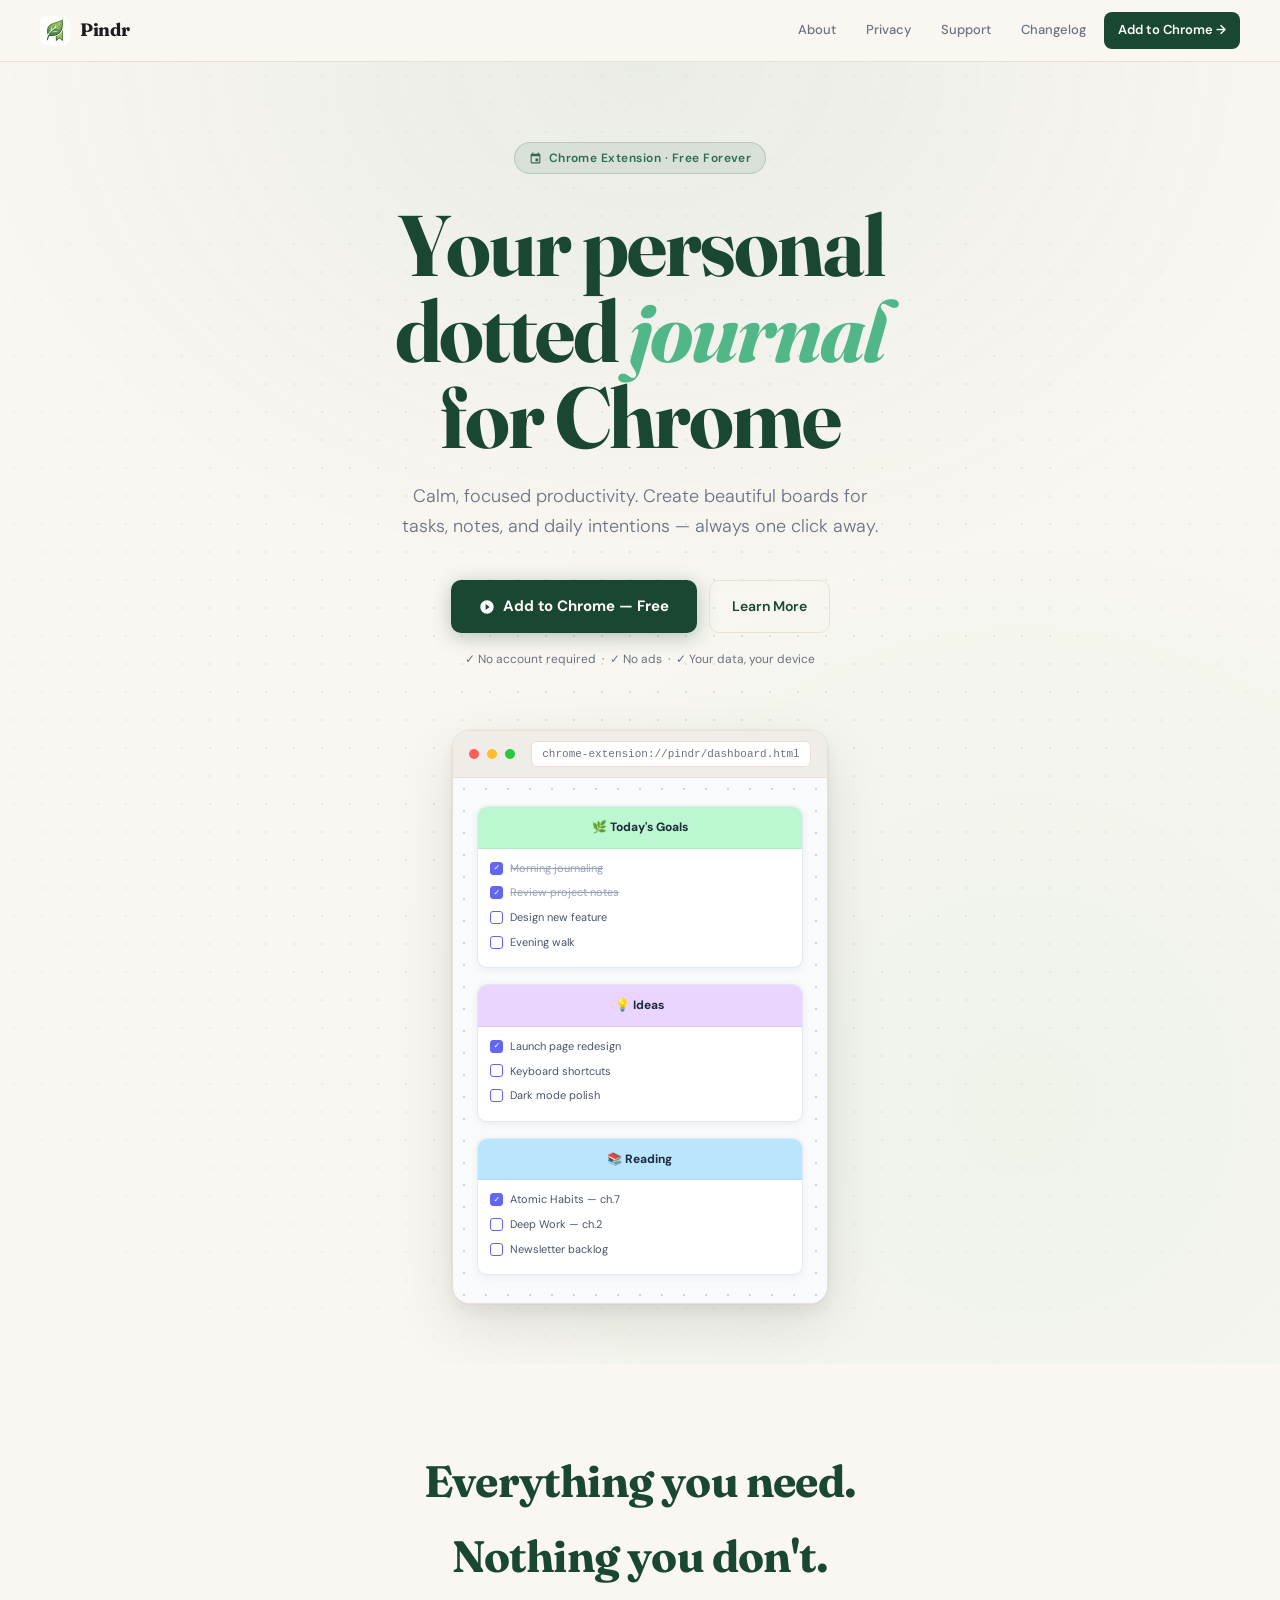
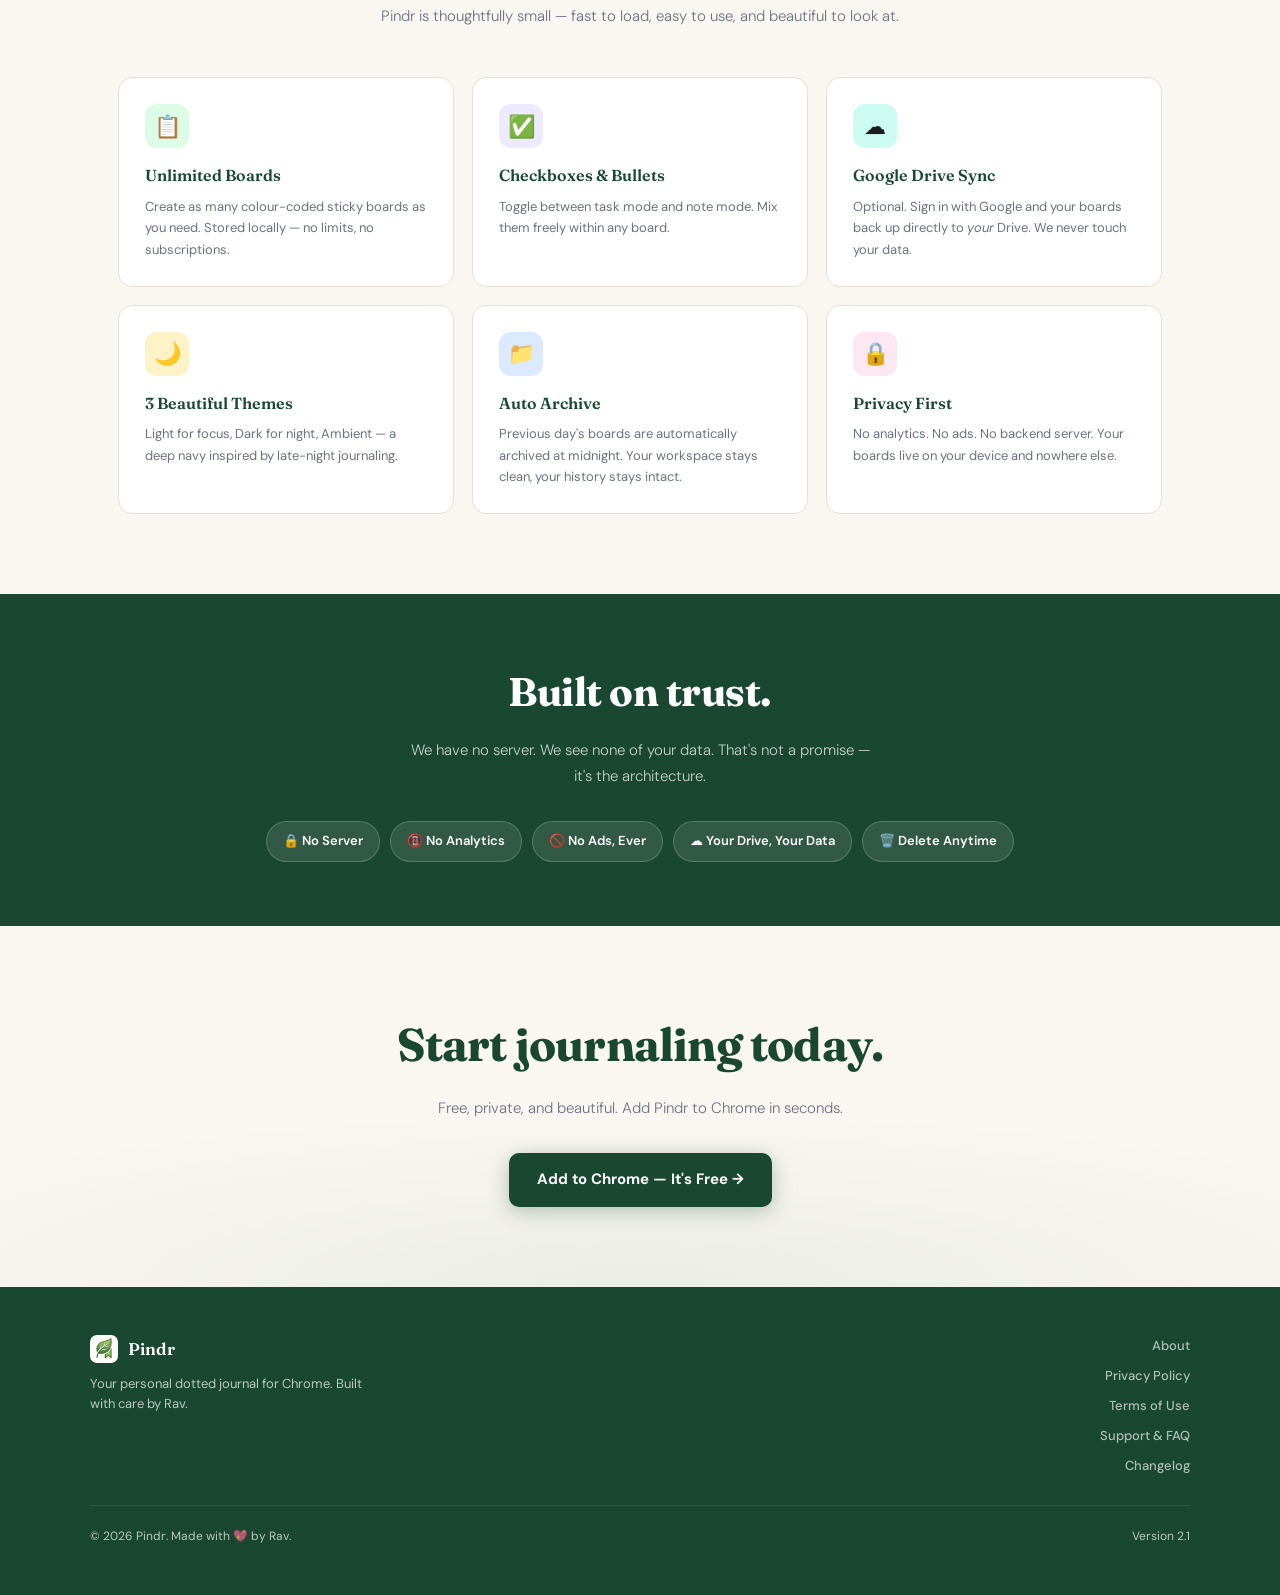
<file: index.html>
<!DOCTYPE html>
<html lang="en">
<head>
    <meta charset="UTF-8">
    <meta name="viewport" content="width=device-width, initial-scale=1.0">
    <title>Pindr — Your Dotted Journal for Chrome</title>
    <meta name="description" content="Beautiful sticky boards, tasks, and journaling. Always one click away in Chrome. Free, private, with optional Google Drive sync.">
    <link rel="stylesheet" href="pindr-site.css">
    <link rel="icon" type="image/png" sizes="32x32" href="icon-32.png">
    <link rel="icon" type="image/png" sizes="16x16" href="icon-16.png">
    <link rel="apple-touch-icon" href="icon-128.png">
    <style>
        /* ---- HERO SECTION ---- */
        .hero {
            min-height: 92vh;
            display: flex; align-items: center; justify-content: center;
            flex-direction: column;
            text-align: center;
            padding: 80px 24px 60px;
            position: relative;
            overflow: hidden;
        }

        .hero-bg {
            position: absolute; inset: 0;
            background: radial-gradient(ellipse 80% 60% at 50% 0%, rgba(45,106,79,0.08) 0%, transparent 70%),
                        radial-gradient(circle at 80% 80%, rgba(149,213,178,0.12) 0%, transparent 50%);
            pointer-events: none;
        }

        .hero-dots {
            position: absolute; inset: 0;
            background-image: radial-gradient(circle, rgba(45,106,79,0.15) 1px, transparent 1px);
            background-size: 28px 28px;
            pointer-events: none;
            mask-image: radial-gradient(ellipse 80% 80% at 50% 50%, black, transparent);
        }

        .hero-eyebrow {
            display: inline-flex; align-items: center; gap: 7px;
            background: rgba(45,106,79,0.1); border: 1px solid rgba(45,106,79,0.2);
            color: var(--leaf); font-size: 12px; font-weight: 600;
            padding: 5px 14px; border-radius: 20px; margin-bottom: 28px;
            letter-spacing: 0.04em;
            animation: fadeUp 0.6s ease both;
        }

        .hero h1 {
            font-family: var(--font-display);
            font-size: clamp(48px, 8vw, 86px);
            font-weight: 700;
            line-height: 1.0;
            letter-spacing: -2px;
            color: var(--forest);
            margin-bottom: 22px;
            max-width: 760px;
            animation: fadeUp 0.6s 0.1s ease both;
        }

        .hero h1 em {
            font-style: italic;
            color: var(--sage);
        }

        .hero-sub {
            font-size: 18px; color: var(--muted);
            max-width: 480px; margin: 0 auto 38px;
            font-weight: 300; line-height: 1.65;
            animation: fadeUp 0.6s 0.2s ease both;
        }

        .hero-actions {
            display: flex; gap: 12px; justify-content: center;
            flex-wrap: wrap;
            animation: fadeUp 0.6s 0.3s ease both;
        }

        .btn-primary-hero {
            background: var(--forest); color: white;
            text-decoration: none; font-weight: 700; font-size: 15px;
            padding: 14px 28px; border-radius: 10px;
            display: inline-flex; align-items: center; gap: 8px;
            transition: transform 0.15s, background 0.15s, box-shadow 0.15s;
            box-shadow: 0 4px 20px rgba(26,71,49,0.3);
        }
        .btn-primary-hero:hover {
            background: var(--leaf); transform: translateY(-1px);
            box-shadow: 0 8px 30px rgba(26,71,49,0.35); color: white;
        }

        .btn-ghost {
            background: transparent; color: var(--forest);
            border: 1.5px solid var(--border);
            text-decoration: none; font-weight: 600; font-size: 14px;
            padding: 13px 22px; border-radius: 10px;
            display: inline-flex; align-items: center; gap: 8px;
            transition: border-color 0.15s, background 0.15s;
        }
        .btn-ghost:hover { border-color: var(--sage); background: rgba(45,106,79,0.05); color: var(--forest); }

        .hero-note {
            font-size: 12px; color: var(--muted); margin-top: 16px;
            animation: fadeUp 0.6s 0.4s ease both;
        }

        /* ---- APP PREVIEW ---- */
        .app-preview {
            background: var(--paper);
            border: 1px solid var(--border);
            border-radius: 18px;
            box-shadow: var(--shadow-lg), 0 0 0 1px rgba(0,0,0,0.03);
            overflow: hidden;
            max-width: 860px;
            margin: 60px auto 0;
            animation: fadeUp 0.8s 0.5s ease both;
        }

        .preview-bar {
            background: #f0ede8;
            padding: 10px 16px;
            display: flex; align-items: center; gap: 8px;
            border-bottom: 1px solid var(--border);
        }
        .dot { width: 10px; height: 10px; border-radius: 50%; }
        .dot-r { background: #ff5f57; }
        .dot-y { background: #ffbd2e; }
        .dot-g { background: #28c840; }
        .preview-url {
            flex: 1; background: white; border: 1px solid var(--border);
            border-radius: 6px; padding: 3px 10px; font-size: 11px;
            color: var(--muted); font-family: monospace; margin-left: 8px;
        }

        .preview-body {
            background: #f8fafc;
            background-image: radial-gradient(#d1d5db 1.2px, transparent 1.2px);
            background-size: 22px 22px;
            padding: 28px 24px;
            min-height: 260px;
            display: grid;
            grid-template-columns: repeat(auto-fill, minmax(220px, 1fr));
            gap: 16px;
        }

        .mock-card {
            background: white; border: 1px solid #e2e8f0;
            border-radius: 10px; overflow: hidden;
            box-shadow: 0 2px 8px rgba(0,0,0,0.06);
        }
        .mock-header {
            padding: 10px 12px; font-size: 12px; font-weight: 700;
            color: #1e293b; border-bottom: 1px solid rgba(0,0,0,0.05);
        }
        .mock-body { padding: 10px 12px; }
        .mock-task {
            display: flex; align-items: center; gap: 7px;
            margin-bottom: 6px; font-size: 11px; color: #475569;
        }
        .mock-cb {
            width: 13px; height: 13px; border-radius: 3px;
            border: 1.5px solid #6366f1; flex-shrink: 0;
        }
        .mock-cb.done { background: #6366f1; border-color: #6366f1; position: relative; }
        .mock-cb.done::after { content: '✓'; position: absolute; inset: 0; display: flex; align-items: center; justify-content: center; color: white; font-size: 8px; }
        .mock-task.done span { text-decoration: line-through; color: #94a3b8; }

        /* ---- FEATURES ---- */
        .features-section { padding: 80px 28px; max-width: 1100px; margin: 0 auto; }

        .features-eyebrow { text-align: center; margin-bottom: 48px; }
        .features-eyebrow h2 {
            font-family: var(--font-display); font-size: clamp(28px,4vw,44px);
            font-weight: 700; letter-spacing: -0.8px; color: var(--forest);
            margin-bottom: 10px;
        }
        .features-eyebrow p { color: var(--muted); font-size: 15px; font-weight: 300; }

        .features-grid {
            display: grid;
            grid-template-columns: repeat(auto-fill, minmax(280px, 1fr));
            gap: 18px;
        }

        .feature-card {
            background: var(--paper);
            border: 1px solid var(--border);
            border-radius: var(--radius);
            padding: 26px;
            transition: transform 0.2s, box-shadow 0.2s;
        }
        .feature-card:hover { transform: translateY(-3px); box-shadow: var(--shadow-md); }

        .feature-icon {
            width: 44px; height: 44px; border-radius: 12px;
            display: flex; align-items: center; justify-content: center;
            font-size: 22px; margin-bottom: 14px;
        }
        .icon-green  { background: #dcfce7; }
        .icon-purple { background: #ede9fe; }
        .icon-blue   { background: #dbeafe; }
        .icon-orange { background: #fef3c7; }
        .icon-pink   { background: #fce7f3; }
        .icon-teal   { background: #ccfbf1; }

        .feature-card h3 {
            font-family: var(--font-display); font-size: 16px;
            font-weight: 600; color: var(--forest); margin-bottom: 6px;
        }
        .feature-card p { font-size: 13px; color: var(--muted); line-height: 1.65; margin: 0; }

        /* ---- PRIVACY STRIP ---- */
        .privacy-strip {
            background: var(--forest);
            color: white;
            padding: 64px 28px;
            text-align: center;
        }
        .privacy-strip h2 {
            font-family: var(--font-display); font-size: clamp(26px,4vw,40px);
            font-weight: 700; letter-spacing: -0.5px; margin-bottom: 12px;
        }
        .privacy-strip p { font-size: 15px; opacity: 0.75; max-width: 480px; margin: 0 auto 32px; font-weight: 300; }
        .privacy-pills { display: flex; gap: 10px; justify-content: center; flex-wrap: wrap; }
        .privacy-pill {
            background: rgba(255,255,255,0.1); border: 1px solid rgba(255,255,255,0.2);
            color: white; font-size: 13px; font-weight: 600;
            padding: 8px 16px; border-radius: 30px;
        }

        /* ---- CTA SECTION ---- */
        .cta-section {
            text-align: center; padding: 80px 28px;
            background: radial-gradient(ellipse 70% 50% at 50% 100%, rgba(45,106,79,0.07), transparent);
        }
        .cta-section h2 {
            font-family: var(--font-display); font-size: clamp(28px,4vw,46px);
            font-weight: 700; letter-spacing: -0.8px; color: var(--forest);
            margin-bottom: 12px;
        }
        .cta-section p { color: var(--muted); font-size: 15px; margin-bottom: 32px; font-weight: 300; }

        @keyframes fadeUp {
            from { opacity: 0; transform: translateY(18px); }
            to   { opacity: 1; transform: translateY(0); }
        }

        @media (max-width: 640px) {
            .hero h1 { letter-spacing: -1px; }
            .features-section, .cta-section { padding: 60px 18px; }
        }
    </style>
</head>
<body>

<nav class="site-nav">
    <a href="index.html" class="nav-brand">
        <img src="icon-48.png" alt="Pindr">
        <span class="nav-brand-name">Pindr</span>
    </a>
    <div class="nav-links">
        <a href="about.html">About</a>
        <a href="privacy.html">Privacy</a>
        <a href="support.html">Support</a>
        <a href="changelog.html">Changelog</a>
        <a href="https://chromewebstore.google.com/detail/pindr-to-do-journal/lcjfihghelogjkknppepaohhlmemmcnl" target="_blank" class="nav-cta">Add to Chrome →</a>
    </div>
</nav>

<!-- HERO -->
<section class="hero">
    <div class="hero-bg"></div>
    <div class="hero-dots"></div>
    <div class="hero-eyebrow">
        <svg width="13" height="13" viewBox="0 0 24 24" fill="currentColor"><path d="M17 12h-5v5h5v-5zM16 1v2H8V1H6v2H5c-1.11 0-1.99.9-1.99 2L3 19c0 1.1.89 2 2 2h14c1.1 0 2-.9 2-2V5c0-1.1-.9-2-2-2h-1V1h-2zm3 18H5V8h14v11z"/></svg>
        Chrome Extension · Free Forever
    </div>
    <h1>Your personal<br>dotted <em>journal</em><br>for Chrome</h1>
    <p class="hero-sub">Calm, focused productivity. Create beautiful boards for tasks, notes, and daily intentions — always one click away.</p>
    <div class="hero-actions">
        <a href="https://chromewebstore.google.com/detail/pindr-to-do-journal/lcjfihghelogjkknppepaohhlmemmcnl" target="_blank" class="btn-primary-hero">
            <svg width="16" height="16" viewBox="0 0 24 24" fill="currentColor"><path d="M12 2C6.48 2 2 6.48 2 12s4.48 10 10 10 10-4.48 10-10S17.52 2 12 2zm-2 14.5v-9l6 4.5-6 4.5z"/></svg>
            Add to Chrome — Free
        </a>
        <a href="about.html" class="btn-ghost">Learn More</a>
    </div>
    <p class="hero-note">✓ No account required &nbsp;·&nbsp; ✓ No ads &nbsp;·&nbsp; ✓ Your data, your device</p>

    <div class="app-preview">
        <div class="preview-bar">
            <span class="dot dot-r"></span>
            <span class="dot dot-y"></span>
            <span class="dot dot-g"></span>
            <span class="preview-url">chrome-extension://pindr/dashboard.html</span>
        </div>
        <div class="preview-body">
            <div class="mock-card">
                <div class="mock-header" style="background:#bbf7d0;">🌿 Today's Goals</div>
                <div class="mock-body">
                    <div class="mock-task done"><div class="mock-cb done"></div><span>Morning journaling</span></div>
                    <div class="mock-task done"><div class="mock-cb done"></div><span>Review project notes</span></div>
                    <div class="mock-task"><div class="mock-cb"></div><span>Design new feature</span></div>
                    <div class="mock-task"><div class="mock-cb"></div><span>Evening walk</span></div>
                </div>
            </div>
            <div class="mock-card">
                <div class="mock-header" style="background:#e9d5ff;">💡 Ideas</div>
                <div class="mock-body">
                    <div class="mock-task"><div class="mock-cb done"></div><span>Launch page redesign</span></div>
                    <div class="mock-task"><div class="mock-cb"></div><span>Keyboard shortcuts</span></div>
                    <div class="mock-task"><div class="mock-cb"></div><span>Dark mode polish</span></div>
                </div>
            </div>
            <div class="mock-card">
                <div class="mock-header" style="background:#bae6fd;">📚 Reading</div>
                <div class="mock-body">
                    <div class="mock-task"><div class="mock-cb done"></div><span>Atomic Habits — ch.7</span></div>
                    <div class="mock-task"><div class="mock-cb"></div><span>Deep Work — ch.2</span></div>
                    <div class="mock-task"><div class="mock-cb"></div><span>Newsletter backlog</span></div>
                </div>
            </div>
        </div>
    </div>
</section>

<!-- FEATURES -->
<section class="features-section">
    <div class="features-eyebrow">
        <h2>Everything you need.<br>Nothing you don't.</h2>
        <p>Pindr is thoughtfully small — fast to load, easy to use, and beautiful to look at.</p>
    </div>
    <div class="features-grid">
        <div class="feature-card">
            <div class="feature-icon icon-green">📋</div>
            <h3>Unlimited Boards</h3>
            <p>Create as many colour-coded sticky boards as you need. Stored locally — no limits, no subscriptions.</p>
        </div>
        <div class="feature-card">
            <div class="feature-icon icon-purple">✅</div>
            <h3>Checkboxes & Bullets</h3>
            <p>Toggle between task mode and note mode. Mix them freely within any board.</p>
        </div>
        <div class="feature-card">
            <div class="feature-icon icon-teal">☁️</div>
            <h3>Google Drive Sync</h3>
            <p>Optional. Sign in with Google and your boards back up directly to <em>your</em> Drive. We never touch your data.</p>
        </div>
        <div class="feature-card">
            <div class="feature-icon icon-orange">🌙</div>
            <h3>3 Beautiful Themes</h3>
            <p>Light for focus, Dark for night, Ambient — a deep navy inspired by late-night journaling.</p>
        </div>
        <div class="feature-card">
            <div class="feature-icon icon-blue">📁</div>
            <h3>Auto Archive</h3>
            <p>Previous day's boards are automatically archived at midnight. Your workspace stays clean, your history stays intact.</p>
        </div>
        <div class="feature-card">
            <div class="feature-icon icon-pink">🔒</div>
            <h3>Privacy First</h3>
            <p>No analytics. No ads. No backend server. Your boards live on your device and nowhere else.</p>
        </div>
    </div>
</section>

<!-- PRIVACY STRIP -->
<section class="privacy-strip">
    <h2>Built on trust.</h2>
    <p>We have no server. We see none of your data. That's not a promise — it's the architecture.</p>
    <div class="privacy-pills">
        <span class="privacy-pill">🔒 No Server</span>
        <span class="privacy-pill">📵 No Analytics</span>
        <span class="privacy-pill">🚫 No Ads, Ever</span>
        <span class="privacy-pill">☁️ Your Drive, Your Data</span>
        <span class="privacy-pill">🗑️ Delete Anytime</span>
    </div>
</section>

<!-- CTA -->
<section class="cta-section">
    <h2>Start journaling today.</h2>
    <p>Free, private, and beautiful. Add Pindr to Chrome in seconds.</p>
    <a href="https://chromewebstore.google.com/detail/pindr-to-do-journal/lcjfihghelogjkknppepaohhlmemmcnl" target="_blank" class="btn-primary-hero" style="display:inline-flex;">
        Add to Chrome — It's Free →
    </a>
</section>

<footer class="site-footer">
    <div class="footer-inner">
        <div>
            <div class="footer-brand">
                <img src="icon-48.png" alt="Pindr">
                <span class="footer-brand-name">Pindr</span>
            </div>
            <p class="footer-tagline">Your personal dotted journal for Chrome. Built with care by Rav.</p>
        </div>
        <div class="footer-links">
            <a href="about.html">About</a>
            <a href="privacy.html">Privacy Policy</a>
            <a href="terms.html">Terms of Use</a>
            <a href="support.html">Support & FAQ</a>
            <a href="changelog.html">Changelog</a>
        </div>
    </div>
    <div class="footer-bottom">
        <span>© 2026 Pindr. Made with 💖 by Rav.</span>
        <span>Version 2.1</span>
    </div>
</footer>

</body>
</html>
</file>
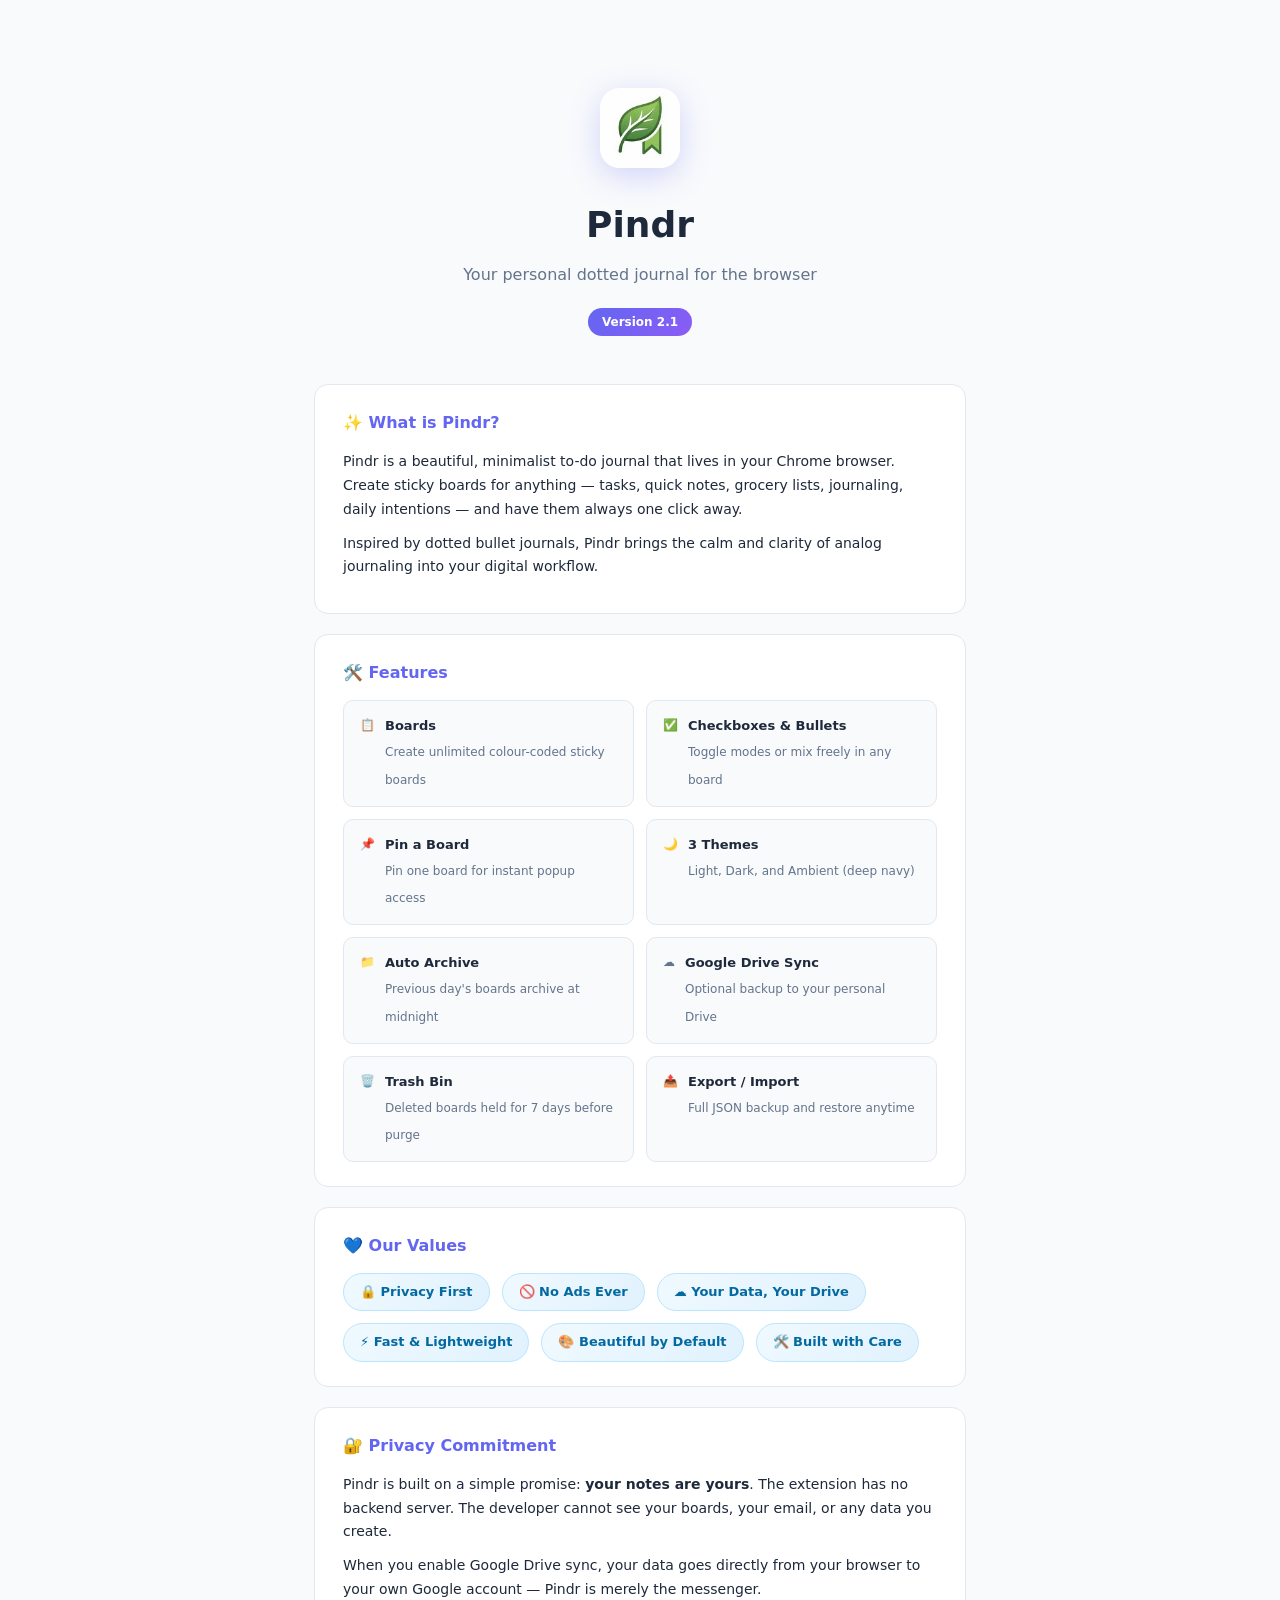
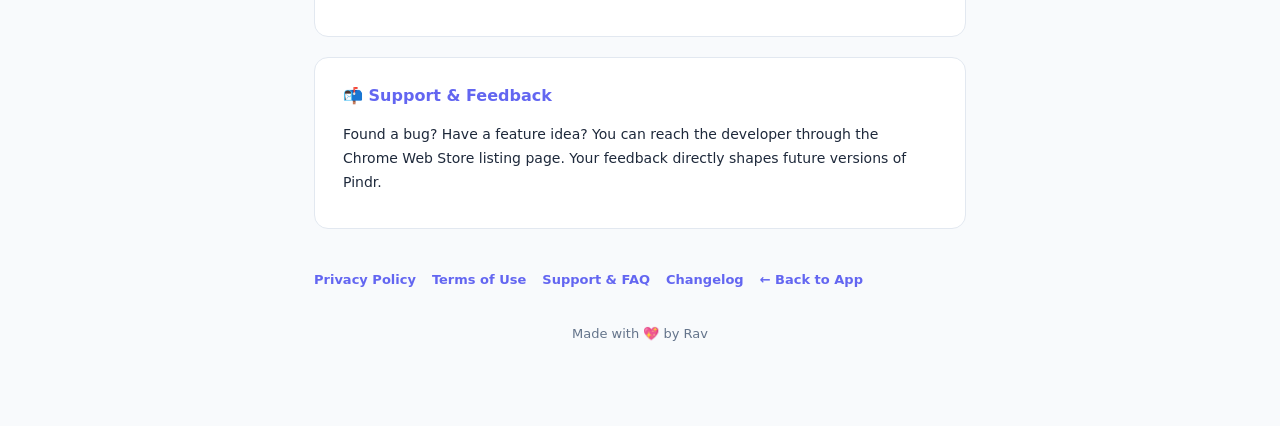
<file: about.html>
<!DOCTYPE html>
<html lang="en">
<head>
    <meta charset="UTF-8">
    <meta name="viewport" content="width=device-width, initial-scale=1.0">
    <title>Pindr — About</title>
    <style>
        :root { --primary: #6366f1; --text: #1e293b; --muted: #64748b; --bg: #f8fafc; --card: #ffffff; --border: #e2e8f0; }
        * { box-sizing: border-box; margin: 0; padding: 0; }
        body { font-family: system-ui, -apple-system, sans-serif; background: var(--bg); color: var(--text); line-height: 1.7; }
        .page { max-width: 700px; margin: 0 auto; padding: 48px 24px 80px; }
        .hero { text-align: center; padding: 40px 0 48px; }
        .hero img { width: 80px; height: 80px; border-radius: 20px; margin-bottom: 18px; box-shadow: 0 8px 30px rgba(99,102,241,0.25); }
        .hero h1 { font-size: 36px; font-weight: 900; margin-bottom: 6px; }
        .hero .tagline { font-size: 16px; color: var(--muted); margin-bottom: 18px; }
        .hero .version-badge { display: inline-block; background: linear-gradient(135deg, var(--primary), #8b5cf6); color: white; font-size: 12px; font-weight: 700; padding: 4px 14px; border-radius: 20px; }
        .card { background: var(--card); border: 1px solid var(--border); border-radius: 14px; padding: 24px 28px; margin-bottom: 20px; }
        .card h2 { font-size: 16px; font-weight: 700; margin-bottom: 14px; color: var(--primary); }
        .card p, .card li { font-size: 14px; margin-bottom: 10px; }
        .card ul { padding-left: 20px; }
        .card li { margin-bottom: 6px; }
        .feature-grid { display: grid; grid-template-columns: 1fr 1fr; gap: 12px; }
        .feature-item { background: var(--bg); border: 1px solid var(--border); border-radius: 10px; padding: 14px 16px; display: flex; align-items: flex-start; gap: 10px; }
        .feature-icon { font-size: 20px; flex-shrink: 0; }
        .feature-item strong { display: block; font-size: 13px; font-weight: 700; }
        .feature-item span { font-size: 12px; color: var(--muted); }
        .values { display: flex; gap: 12px; flex-wrap: wrap; }
        .value-pill { background: linear-gradient(135deg, #f0f9ff, #e0f2fe); border: 1px solid #bae6fd; color: #0369a1; font-size: 13px; font-weight: 600; padding: 7px 16px; border-radius: 30px; }
        .footer-nav { display: flex; gap: 16px; margin-top: 40px; flex-wrap: wrap; }
        .footer-nav a { color: var(--primary); font-size: 13px; font-weight: 600; text-decoration: none; }
        .footer-nav a:hover { text-decoration: underline; }
        @media (max-width: 480px) { .feature-grid { grid-template-columns: 1fr; } }
    </style>
    <link rel="icon" type="image/png" sizes="32x32" href="icon-32.png">
    <link rel="icon" type="image/png" sizes="16x16" href="icon-16.png">
    <link rel="apple-touch-icon" href="icon-128.png">
</head>
<body>
    <div class="page">
        <div class="hero">
            <img src="icon-128.png" alt="Pindr logo">
            <h1>Pindr</h1>
            <p class="tagline">Your personal dotted journal for the browser</p>
            <span class="version-badge">Version 2.1</span>
        </div>

        <div class="card">
            <h2>✨ What is Pindr?</h2>
            <p>Pindr is a beautiful, minimalist to-do journal that lives in your Chrome browser. Create sticky boards for anything — tasks, quick notes, grocery lists, journaling, daily intentions — and have them always one click away.</p>
            <p>Inspired by dotted bullet journals, Pindr brings the calm and clarity of analog journaling into your digital workflow.</p>
        </div>

        <div class="card">
            <h2>🛠️ Features</h2>
            <div class="feature-grid">
                <div class="feature-item">
                    <span class="feature-icon">📋</span>
                    <div><strong>Boards</strong><span>Create unlimited colour-coded sticky boards</span></div>
                </div>
                <div class="feature-item">
                    <span class="feature-icon">✅</span>
                    <div><strong>Checkboxes & Bullets</strong><span>Toggle modes or mix freely in any board</span></div>
                </div>
                <div class="feature-item">
                    <span class="feature-icon">📌</span>
                    <div><strong>Pin a Board</strong><span>Pin one board for instant popup access</span></div>
                </div>
                <div class="feature-item">
                    <span class="feature-icon">🌙</span>
                    <div><strong>3 Themes</strong><span>Light, Dark, and Ambient (deep navy)</span></div>
                </div>
                <div class="feature-item">
                    <span class="feature-icon">📁</span>
                    <div><strong>Auto Archive</strong><span>Previous day's boards archive at midnight</span></div>
                </div>
                <div class="feature-item">
                    <span class="feature-icon">☁️</span>
                    <div><strong>Google Drive Sync</strong><span>Optional backup to your personal Drive</span></div>
                </div>
                <div class="feature-item">
                    <span class="feature-icon">🗑️</span>
                    <div><strong>Trash Bin</strong><span>Deleted boards held for 7 days before purge</span></div>
                </div>
                <div class="feature-item">
                    <span class="feature-icon">📤</span>
                    <div><strong>Export / Import</strong><span>Full JSON backup and restore anytime</span></div>
                </div>
            </div>
        </div>

        <div class="card">
            <h2>💙 Our Values</h2>
            <div class="values">
                <span class="value-pill">🔒 Privacy First</span>
                <span class="value-pill">🚫 No Ads Ever</span>
                <span class="value-pill">☁️ Your Data, Your Drive</span>
                <span class="value-pill">⚡ Fast & Lightweight</span>
                <span class="value-pill">🎨 Beautiful by Default</span>
                <span class="value-pill">🛠️ Built with Care</span>
            </div>
        </div>

        <div class="card">
            <h2>🔐 Privacy Commitment</h2>
            <p>Pindr is built on a simple promise: <strong>your notes are yours</strong>. The extension has no backend server. The developer cannot see your boards, your email, or any data you create.</p>
            <p>When you enable Google Drive sync, your data goes directly from your browser to your own Google account — Pindr is merely the messenger.</p>
        </div>

        <div class="card">
            <h2>📬 Support & Feedback</h2>
            <p>Found a bug? Have a feature idea? You can reach the developer through the Chrome Web Store listing page. Your feedback directly shapes future versions of Pindr.</p>
        </div>

        <div class="footer-nav">
            <a href="privacy.html">Privacy Policy</a>
            <a href="terms.html">Terms of Use</a>
            <a href="support.html">Support & FAQ</a>
            <a href="changelog.html">Changelog</a>
            <a href="dashboard.html">← Back to App</a>
        </div>
        <p style="text-align:center;margin-top:32px;font-size:13px;color:var(--muted);">Made with 💖 by Rav</p>
    </div>
</body>
</html>
</file>
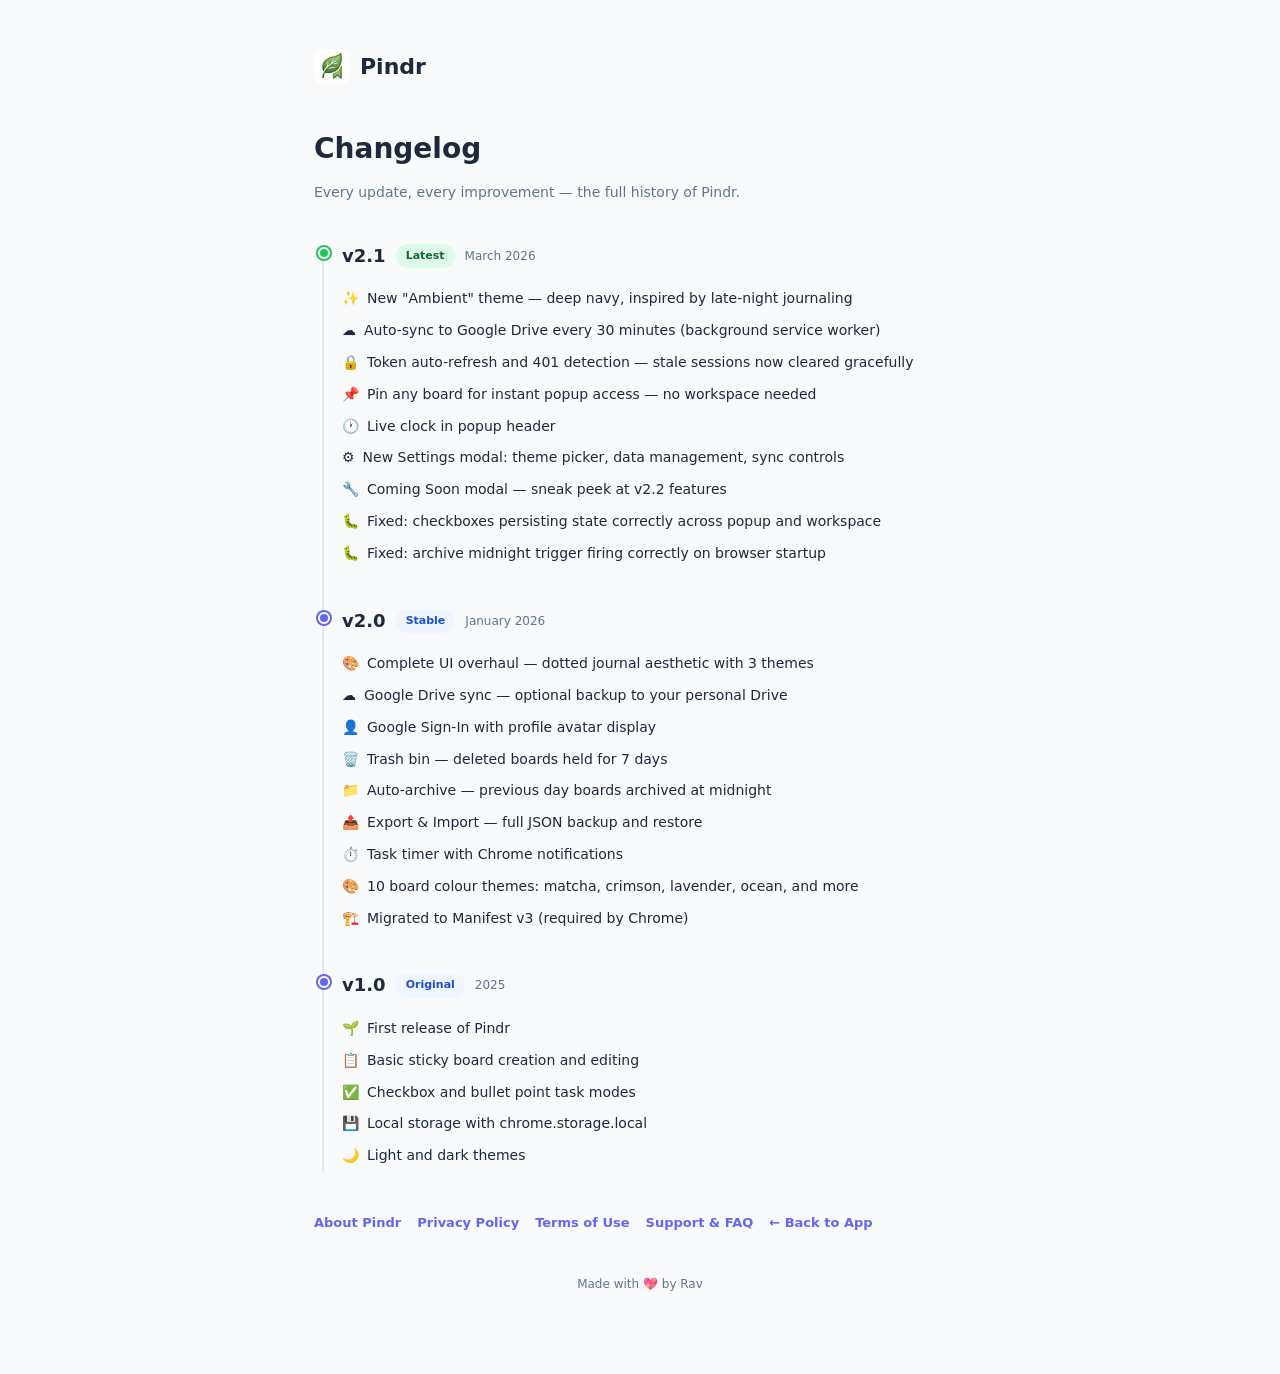
<file: changelog.html>
<!DOCTYPE html>
<html lang="en">
<head>
    <meta charset="UTF-8">
    <meta name="viewport" content="width=device-width, initial-scale=1.0">
    <title>Pindr — Changelog</title>
    <style>
        :root { --primary: #6366f1; --text: #1e293b; --muted: #64748b; --bg: #f8fafc; --card: #ffffff; --border: #e2e8f0; }
        * { box-sizing: border-box; margin: 0; padding: 0; }
        body { font-family: system-ui, -apple-system, sans-serif; background: var(--bg); color: var(--text); line-height: 1.7; }
        .page { max-width: 700px; margin: 0 auto; padding: 48px 24px 80px; }
        .brand { display: flex; align-items: center; gap: 10px; margin-bottom: 40px; }
        .brand img { width: 36px; height: 36px; border-radius: 9px; }
        .brand-name { font-size: 22px; font-weight: 800; }
        h1 { font-size: 28px; font-weight: 800; margin-bottom: 8px; }
        .subtitle { color: var(--muted); font-size: 14px; margin-bottom: 36px; }
        .timeline { position: relative; padding-left: 28px; }
        .timeline::before { content: ''; position: absolute; left: 8px; top: 8px; bottom: 0; width: 2px; background: var(--border); }
        .version-block { position: relative; margin-bottom: 36px; }
        .version-dot { position: absolute; left: -24px; top: 6px; width: 12px; height: 12px; border-radius: 50%; background: var(--primary); border: 2px solid white; box-shadow: 0 0 0 2px var(--primary); }
        .version-dot.latest { background: #22c55e; box-shadow: 0 0 0 2px #22c55e; }
        .version-header { display: flex; align-items: center; gap: 10px; margin-bottom: 12px; }
        .version-number { font-size: 18px; font-weight: 800; }
        .version-badge { font-size: 11px; font-weight: 700; padding: 3px 10px; border-radius: 20px; }
        .badge-latest { background: #dcfce7; color: #166534; }
        .badge-stable { background: #eff6ff; color: #1d4ed8; }
        .version-date { font-size: 12px; color: var(--muted); }
        .change-list { list-style: none; padding: 0; }
        .change-list li { font-size: 14px; padding: 4px 0; display: flex; gap: 8px; }
        .change-list li::before { content: attr(data-icon); flex-shrink: 0; }
        .footer-nav { display: flex; gap: 16px; margin-top: 40px; flex-wrap: wrap; }
        .footer-nav a { color: var(--primary); font-size: 13px; font-weight: 600; text-decoration: none; }
        .footer-nav a:hover { text-decoration: underline; }
        .made-with { text-align: center; margin-top: 40px; font-size: 12px; color: var(--muted); }
    </style>
    <link rel="icon" type="image/png" sizes="32x32" href="icon-32.png">
    <link rel="icon" type="image/png" sizes="16x16" href="icon-16.png">
    <link rel="apple-touch-icon" href="icon-128.png">
</head>
<body>
    <div class="page">
        <div class="brand">
            <img src="icon-48.png" alt="Pindr">
            <span class="brand-name">Pindr</span>
        </div>

        <h1>Changelog</h1>
        <p class="subtitle">Every update, every improvement — the full history of Pindr.</p>

        <div class="timeline">

            <div class="version-block">
                <div class="version-dot latest"></div>
                <div class="version-header">
                    <span class="version-number">v2.1</span>
                    <span class="version-badge badge-latest">Latest</span>
                    <span class="version-date">March 2026</span>
                </div>
                <ul class="change-list">
                    <li data-icon="✨">New "Ambient" theme — deep navy, inspired by late-night journaling</li>
                    <li data-icon="☁️">Auto-sync to Google Drive every 30 minutes (background service worker)</li>
                    <li data-icon="🔒">Token auto-refresh and 401 detection — stale sessions now cleared gracefully</li>
                    <li data-icon="📌">Pin any board for instant popup access — no workspace needed</li>
                    <li data-icon="🕐">Live clock in popup header</li>
                    <li data-icon="⚙️">New Settings modal: theme picker, data management, sync controls</li>
                    <li data-icon="🔧">Coming Soon modal — sneak peek at v2.2 features</li>
                    <li data-icon="🐛">Fixed: checkboxes persisting state correctly across popup and workspace</li>
                    <li data-icon="🐛">Fixed: archive midnight trigger firing correctly on browser startup</li>
                </ul>
            </div>

            <div class="version-block">
                <div class="version-dot"></div>
                <div class="version-header">
                    <span class="version-number">v2.0</span>
                    <span class="version-badge badge-stable">Stable</span>
                    <span class="version-date">January 2026</span>
                </div>
                <ul class="change-list">
                    <li data-icon="🎨">Complete UI overhaul — dotted journal aesthetic with 3 themes</li>
                    <li data-icon="☁️">Google Drive sync — optional backup to your personal Drive</li>
                    <li data-icon="👤">Google Sign-In with profile avatar display</li>
                    <li data-icon="🗑️">Trash bin — deleted boards held for 7 days</li>
                    <li data-icon="📁">Auto-archive — previous day boards archived at midnight</li>
                    <li data-icon="📤">Export & Import — full JSON backup and restore</li>
                    <li data-icon="⏱️">Task timer with Chrome notifications</li>
                    <li data-icon="🎨">10 board colour themes: matcha, crimson, lavender, ocean, and more</li>
                    <li data-icon="🏗️">Migrated to Manifest v3 (required by Chrome)</li>
                </ul>
            </div>

            <div class="version-block">
                <div class="version-dot"></div>
                <div class="version-header">
                    <span class="version-number">v1.0</span>
                    <span class="version-badge badge-stable">Original</span>
                    <span class="version-date">2025</span>
                </div>
                <ul class="change-list">
                    <li data-icon="🌱">First release of Pindr</li>
                    <li data-icon="📋">Basic sticky board creation and editing</li>
                    <li data-icon="✅">Checkbox and bullet point task modes</li>
                    <li data-icon="💾">Local storage with chrome.storage.local</li>
                    <li data-icon="🌙">Light and dark themes</li>
                </ul>
            </div>

        </div>

        <div class="footer-nav">
            <a href="about.html">About Pindr</a>
            <a href="privacy.html">Privacy Policy</a>
            <a href="terms.html">Terms of Use</a>
            <a href="support.html">Support & FAQ</a>
            <a href="dashboard.html">← Back to App</a>
        </div>

        <p class="made-with">Made with 💖 by Rav</p>
    </div>
</body>
</html>
</file>
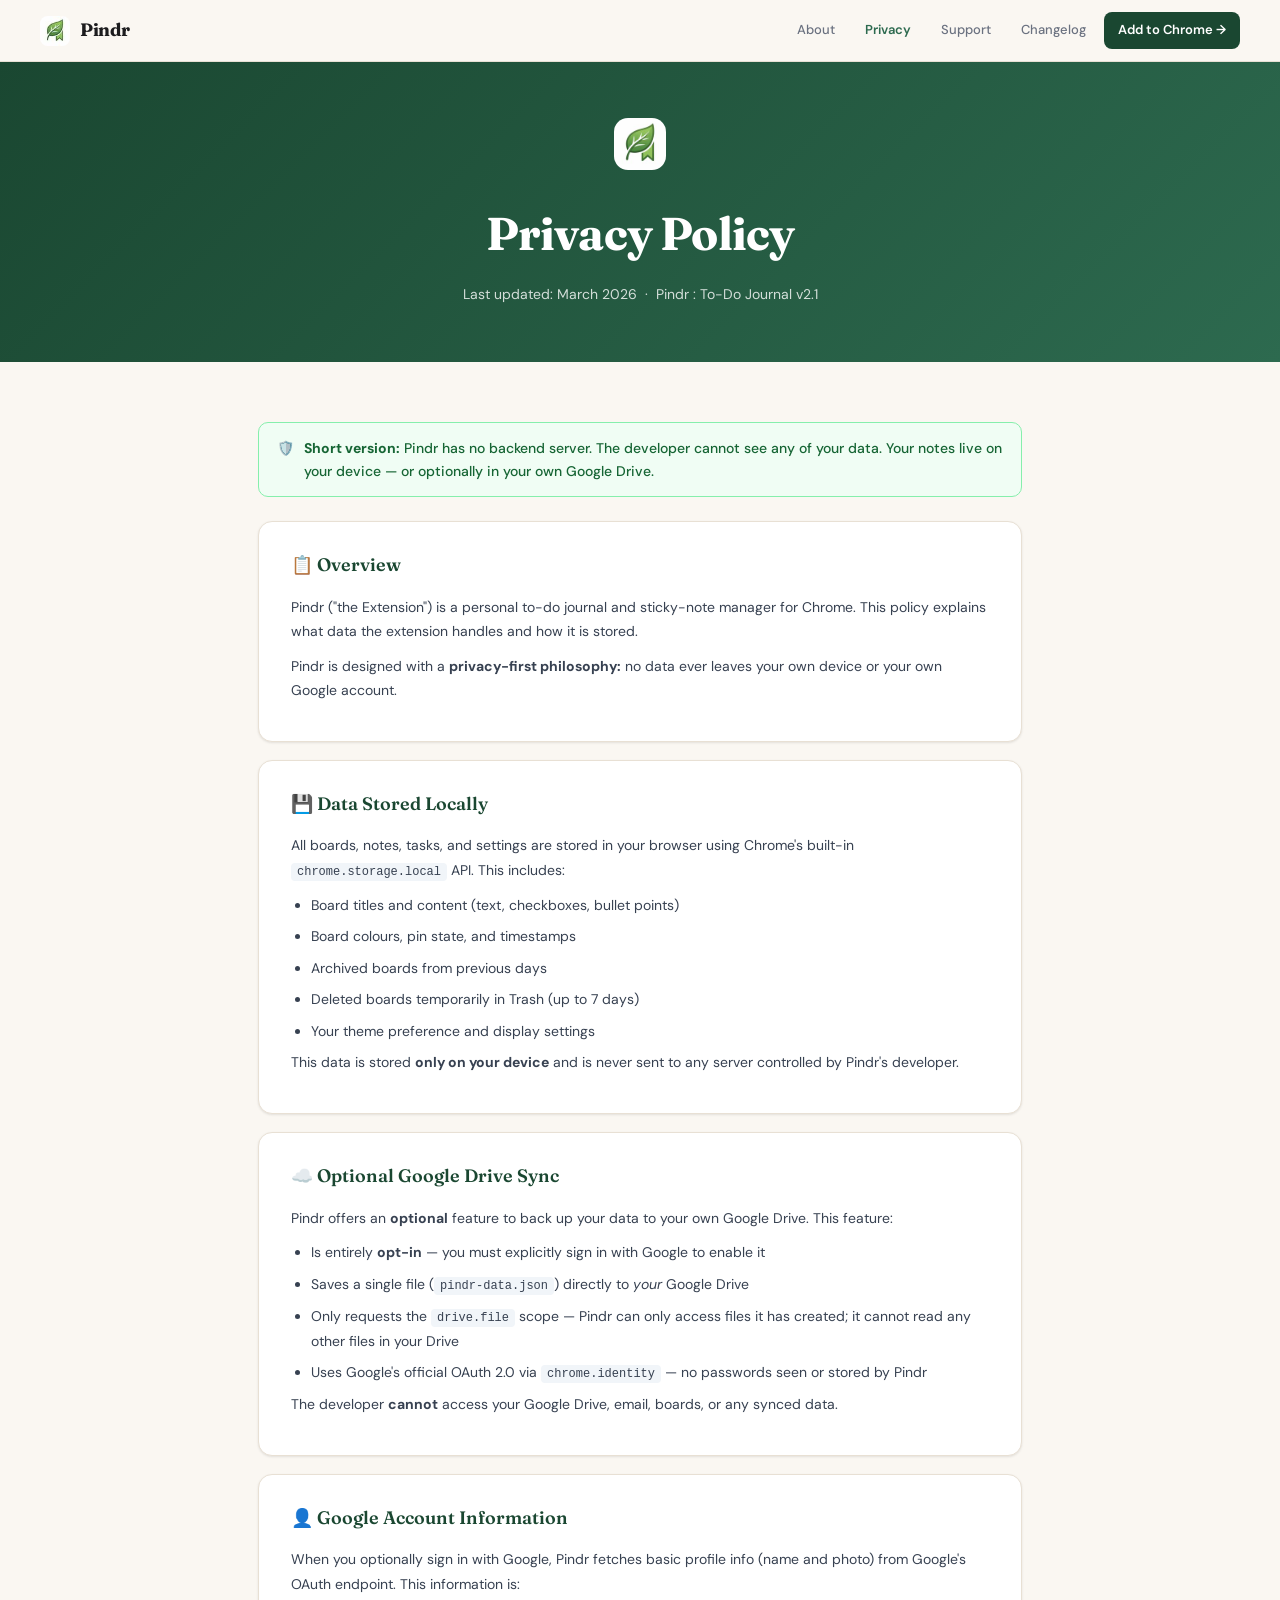
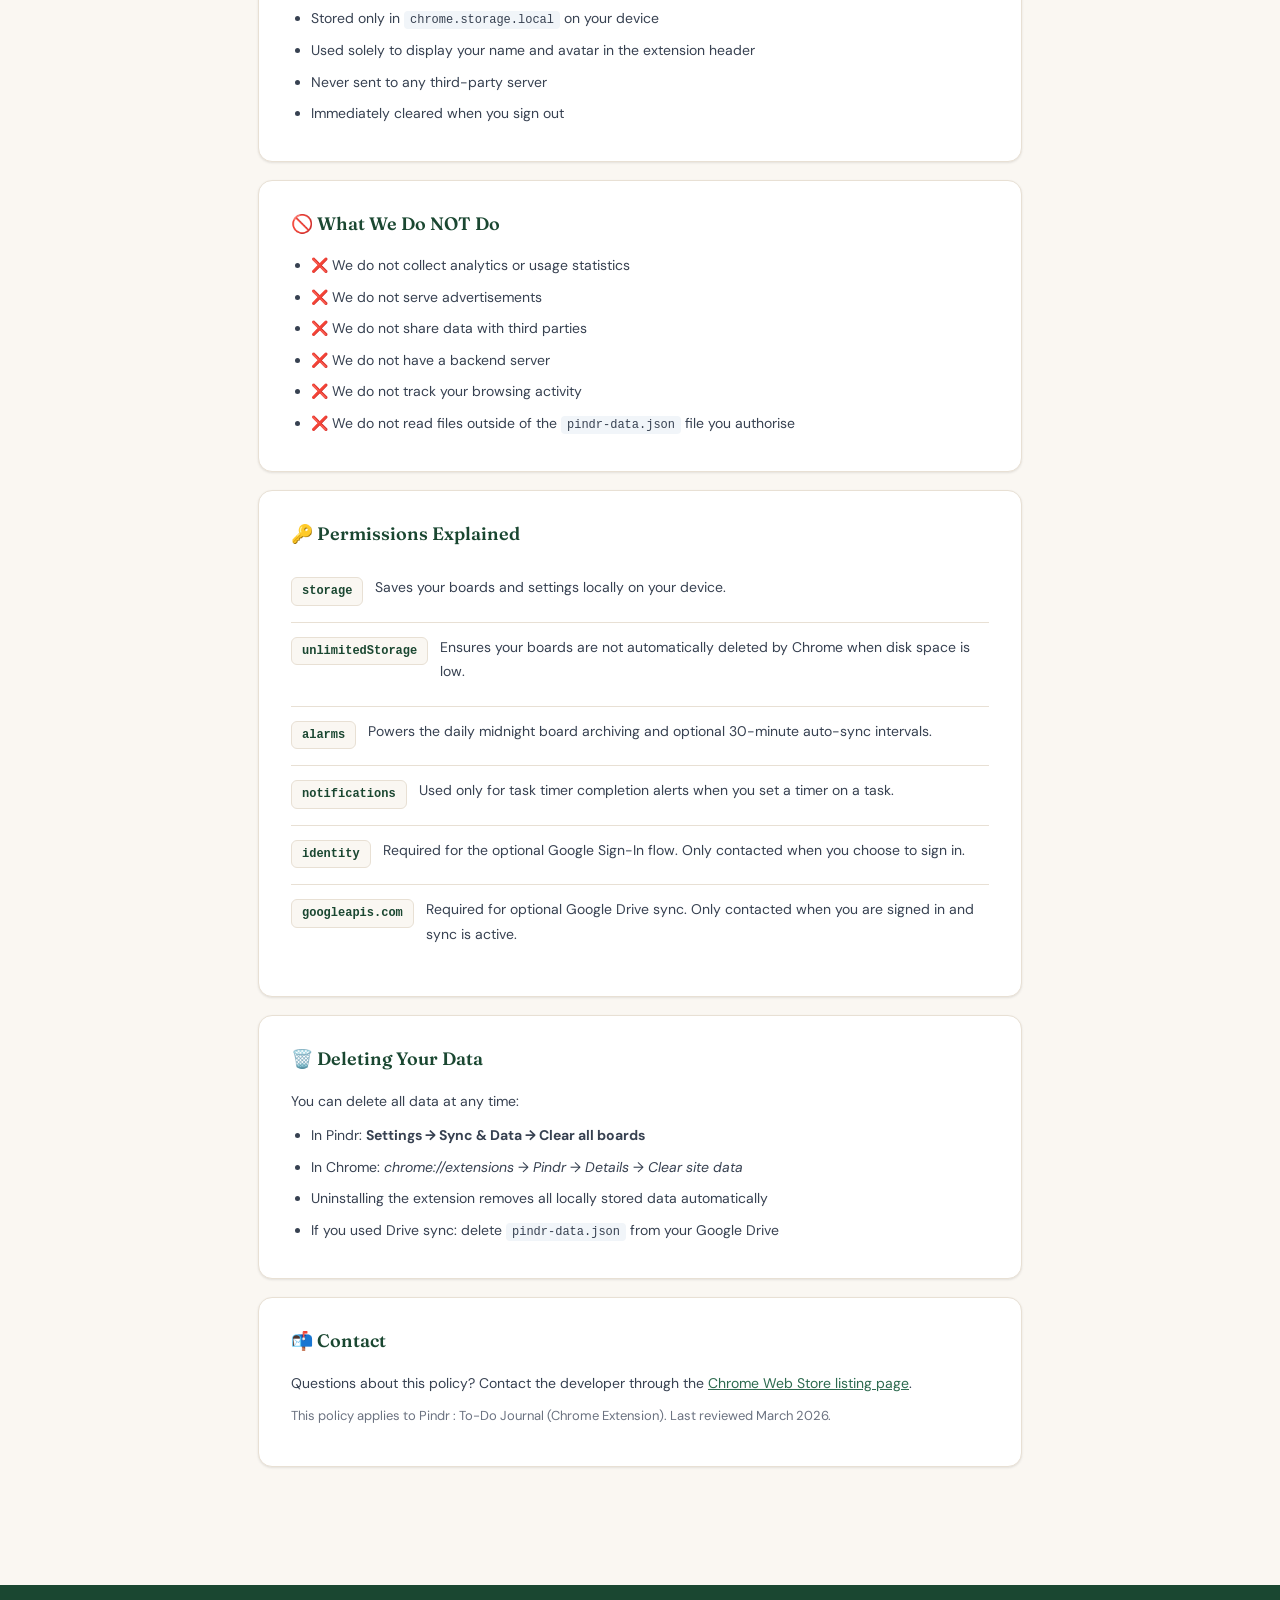
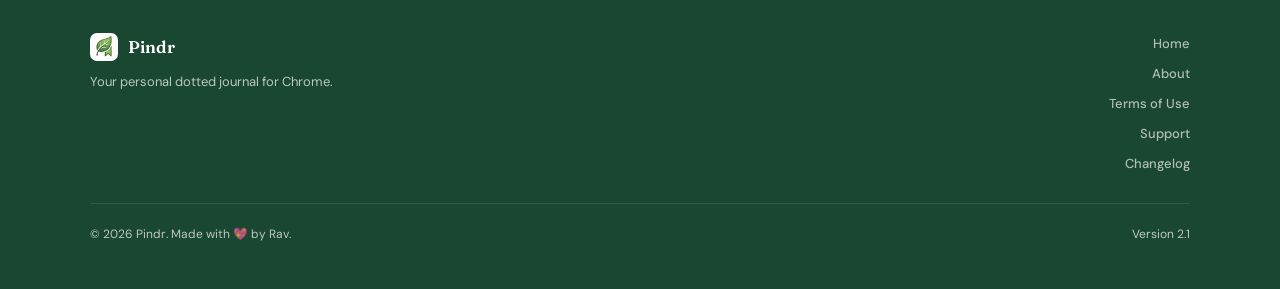
<file: privacy.html>
<!DOCTYPE html>
<html lang="en">
<head>
    <meta charset="UTF-8">
    <meta name="viewport" content="width=device-width, initial-scale=1.0">
    <title>Privacy Policy — Pindr</title>
    <meta name="description" content="Pindr's privacy policy. Your data stays on your device. No servers, no analytics, no ads.">
    <link rel="stylesheet" href="pindr-site.css">
    <style>
        .privacy-header {
            background: linear-gradient(135deg, var(--forest), var(--leaf));
            color: white; padding: 56px 28px; text-align: center;
        }
        .privacy-header img { width: 52px; height: 52px; border-radius: 14px; margin-bottom: 16px; }
        .privacy-header h1 {
            font-family: var(--font-display); font-size: clamp(30px, 5vw, 46px);
            font-weight: 700; letter-spacing: -0.8px; margin-bottom: 10px;
        }
        .privacy-header p { font-size: 14px; opacity: 0.8; }

        .permission-row {
            display: grid; grid-template-columns: auto 1fr;
            gap: 12px; align-items: start;
            padding: 12px 0; border-bottom: 1px solid var(--border);
        }
        .permission-row:last-child { border-bottom: none; }
        .perm-name {
            background: var(--cream); border: 1px solid var(--border);
            border-radius: 6px; padding: 3px 10px; font-size: 12px;
            font-family: monospace; font-weight: 600; color: var(--forest);
            white-space: nowrap; align-self: start; margin-top: 2px;
        }
        .perm-desc { font-size: 13px; color: #374151; line-height: 1.65; margin: 0; }
    </style>
    <link rel="icon" type="image/png" sizes="32x32" href="icon-32.png">
    <link rel="icon" type="image/png" sizes="16x16" href="icon-16.png">
    <link rel="apple-touch-icon" href="icon-128.png">
</head>
<body>

<nav class="site-nav">
    <a href="index.html" class="nav-brand">
        <img src="icon-48.png" alt="Pindr">
        <span class="nav-brand-name">Pindr</span>
    </a>
    <div class="nav-links">
        <a href="about.html">About</a>
        <a href="privacy.html" class="active">Privacy</a>
        <a href="support.html">Support</a>
        <a href="changelog.html">Changelog</a>
        <a href="https://chromewebstore.google.com/detail/pindr-to-do-journal/lcjfihghelogjkknppepaohhlmemmcnl" target="_blank" class="nav-cta">Add to Chrome →</a>
    </div>
</nav>

<div class="privacy-header">
    <img src="icon-128.png" alt="Pindr">
    <h1>Privacy Policy</h1>
    <p>Last updated: March 2026 &nbsp;·&nbsp; Pindr : To-Do Journal v2.1</p>
</div>

<div class="page-wrap">
    <div class="highlight-box">
        🛡️ <span><strong>Short version:</strong> Pindr has no backend server. The developer cannot see any of your data. Your notes live on your device — or optionally in your own Google Drive.</span>
    </div>

    <div class="card">
        <h2>📋 Overview</h2>
        <p>Pindr ("the Extension") is a personal to-do journal and sticky-note manager for Chrome. This policy explains what data the extension handles and how it is stored.</p>
        <p>Pindr is designed with a <strong>privacy-first philosophy:</strong> no data ever leaves your own device or your own Google account.</p>
    </div>

    <div class="card">
        <h2>💾 Data Stored Locally</h2>
        <p>All boards, notes, tasks, and settings are stored in your browser using Chrome's built-in <code>chrome.storage.local</code> API. This includes:</p>
        <ul>
            <li>Board titles and content (text, checkboxes, bullet points)</li>
            <li>Board colours, pin state, and timestamps</li>
            <li>Archived boards from previous days</li>
            <li>Deleted boards temporarily in Trash (up to 7 days)</li>
            <li>Your theme preference and display settings</li>
        </ul>
        <p>This data is stored <strong>only on your device</strong> and is never sent to any server controlled by Pindr's developer.</p>
    </div>

    <div class="card">
        <h2>☁️ Optional Google Drive Sync</h2>
        <p>Pindr offers an <strong>optional</strong> feature to back up your data to your own Google Drive. This feature:</p>
        <ul>
            <li>Is entirely <strong>opt-in</strong> — you must explicitly sign in with Google to enable it</li>
            <li>Saves a single file (<code>pindr-data.json</code>) directly to <em>your</em> Google Drive</li>
            <li>Only requests the <code>drive.file</code> scope — Pindr can only access files it has created; it cannot read any other files in your Drive</li>
            <li>Uses Google's official OAuth 2.0 via <code>chrome.identity</code> — no passwords seen or stored by Pindr</li>
        </ul>
        <p>The developer <strong>cannot</strong> access your Google Drive, email, boards, or any synced data.</p>
    </div>

    <div class="card">
        <h2>👤 Google Account Information</h2>
        <p>When you optionally sign in with Google, Pindr fetches basic profile info (name and photo) from Google's OAuth endpoint. This information is:</p>
        <ul>
            <li>Stored only in <code>chrome.storage.local</code> on your device</li>
            <li>Used solely to display your name and avatar in the extension header</li>
            <li>Never sent to any third-party server</li>
            <li>Immediately cleared when you sign out</li>
        </ul>
    </div>

    <div class="card">
        <h2>🚫 What We Do NOT Do</h2>
        <ul>
            <li>❌ We do not collect analytics or usage statistics</li>
            <li>❌ We do not serve advertisements</li>
            <li>❌ We do not share data with third parties</li>
            <li>❌ We do not have a backend server</li>
            <li>❌ We do not track your browsing activity</li>
            <li>❌ We do not read files outside of the <code>pindr-data.json</code> file you authorise</li>
        </ul>
    </div>

    <div class="card">
        <h2>🔑 Permissions Explained</h2>
        <div class="permission-row">
            <span class="perm-name">storage</span>
            <p class="perm-desc">Saves your boards and settings locally on your device.</p>
        </div>
        <div class="permission-row">
            <span class="perm-name">unlimitedStorage</span>
            <p class="perm-desc">Ensures your boards are not automatically deleted by Chrome when disk space is low.</p>
        </div>
        <div class="permission-row">
            <span class="perm-name">alarms</span>
            <p class="perm-desc">Powers the daily midnight board archiving and optional 30-minute auto-sync intervals.</p>
        </div>
        <div class="permission-row">
            <span class="perm-name">notifications</span>
            <p class="perm-desc">Used only for task timer completion alerts when you set a timer on a task.</p>
        </div>
        <div class="permission-row">
            <span class="perm-name">identity</span>
            <p class="perm-desc">Required for the optional Google Sign-In flow. Only contacted when you choose to sign in.</p>
        </div>
        <div class="permission-row">
            <span class="perm-name">googleapis.com</span>
            <p class="perm-desc">Required for optional Google Drive sync. Only contacted when you are signed in and sync is active.</p>
        </div>
    </div>

    <div class="card">
        <h2>🗑️ Deleting Your Data</h2>
        <p>You can delete all data at any time:</p>
        <ul>
            <li>In Pindr: <strong>Settings → Sync & Data → Clear all boards</strong></li>
            <li>In Chrome: <em>chrome://extensions → Pindr → Details → Clear site data</em></li>
            <li>Uninstalling the extension removes all locally stored data automatically</li>
            <li>If you used Drive sync: delete <code>pindr-data.json</code> from your Google Drive</li>
        </ul>
    </div>

    <div class="card">
        <h2>📬 Contact</h2>
        <p>Questions about this policy? Contact the developer through the <a href="https://chromewebstore.google.com/detail/pindr-to-do-journal/lcjfihghelogjkknppepaohhlmemmcnl" target="_blank">Chrome Web Store listing page</a>.</p>
        <p style="margin-top:8px;font-size:13px;color:var(--muted);">This policy applies to Pindr : To-Do Journal (Chrome Extension). Last reviewed March 2026.</p>
    </div>
</div>

<footer class="site-footer">
    <div class="footer-inner">
        <div>
            <div class="footer-brand">
                <img src="icon-48.png" alt="Pindr">
                <span class="footer-brand-name">Pindr</span>
            </div>
            <p class="footer-tagline">Your personal dotted journal for Chrome.</p>
        </div>
        <div class="footer-links">
            <a href="index.html">Home</a>
            <a href="about.html">About</a>
            <a href="terms.html">Terms of Use</a>
            <a href="support.html">Support</a>
            <a href="changelog.html">Changelog</a>
        </div>
    </div>
    <div class="footer-bottom">
        <span>© 2026 Pindr. Made with 💖 by Rav.</span>
        <span>Version 2.1</span>
    </div>
</footer>

</body>
</html>
</file>
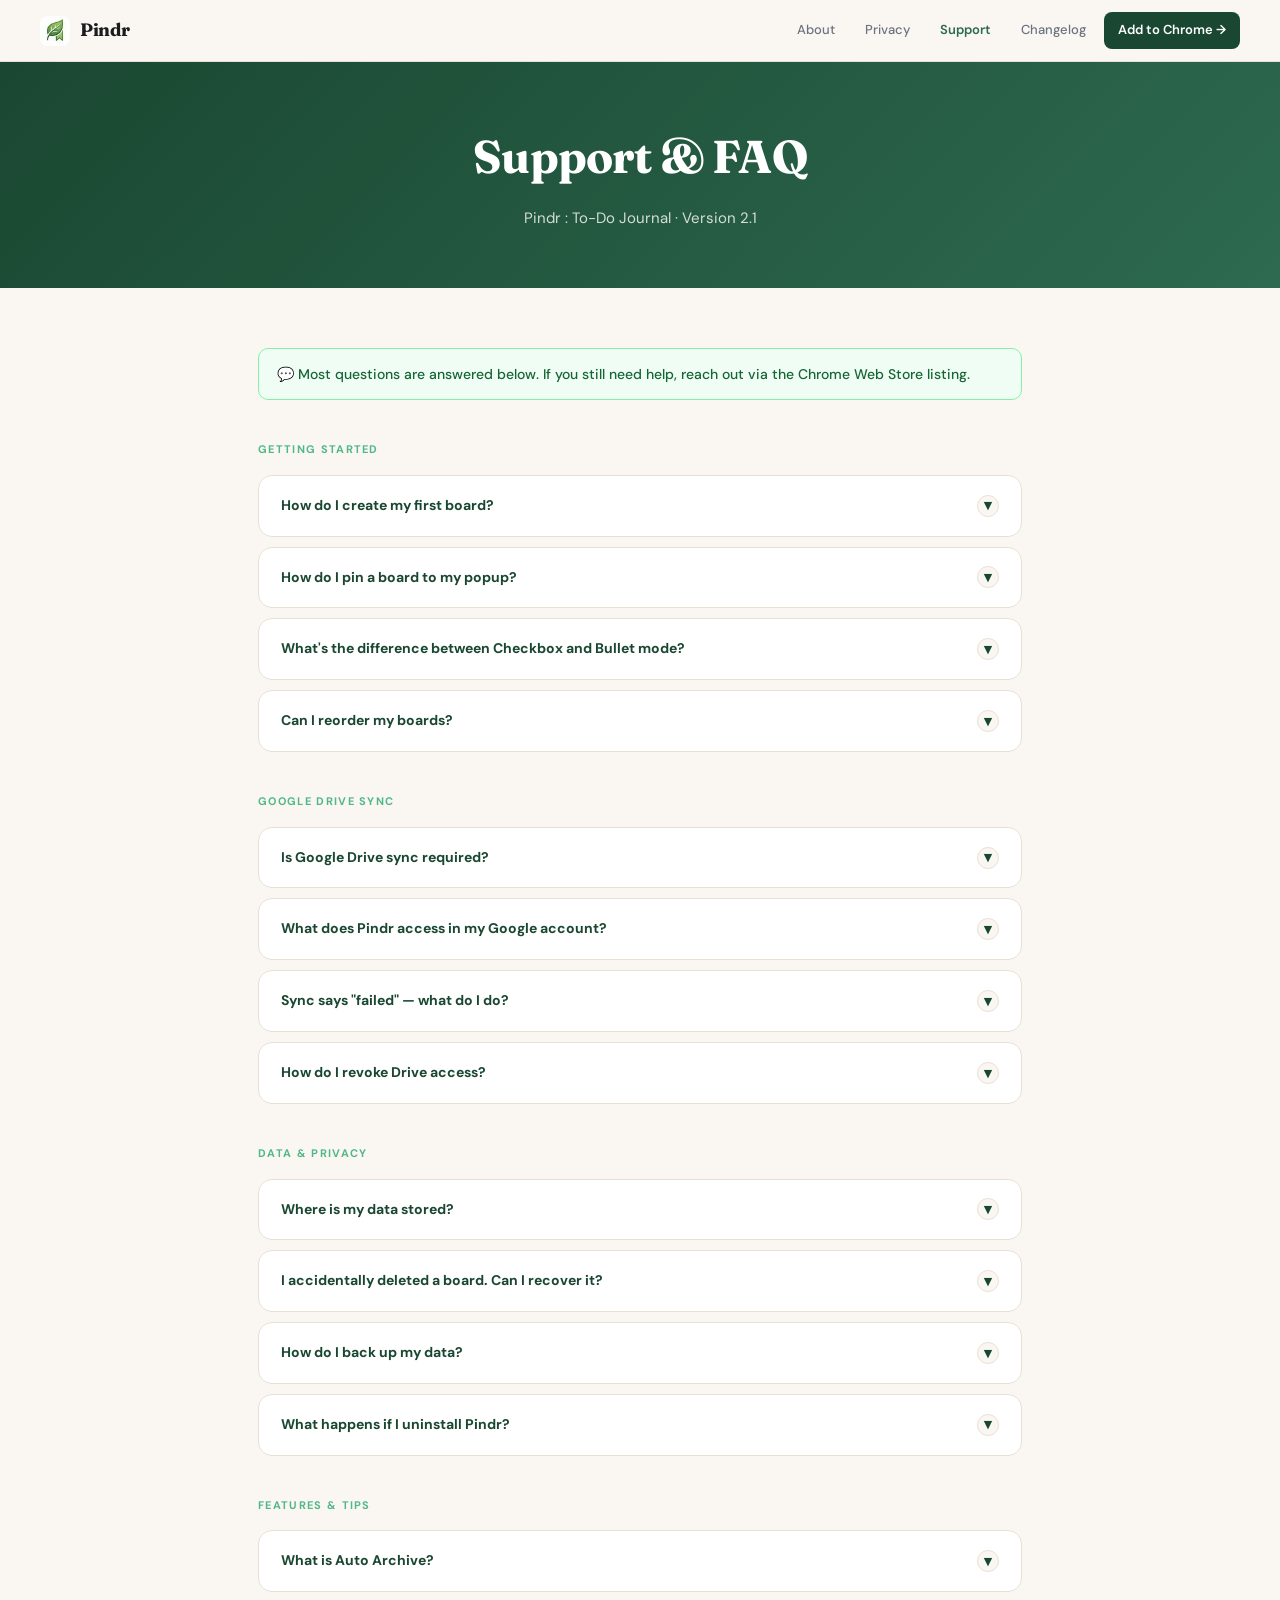
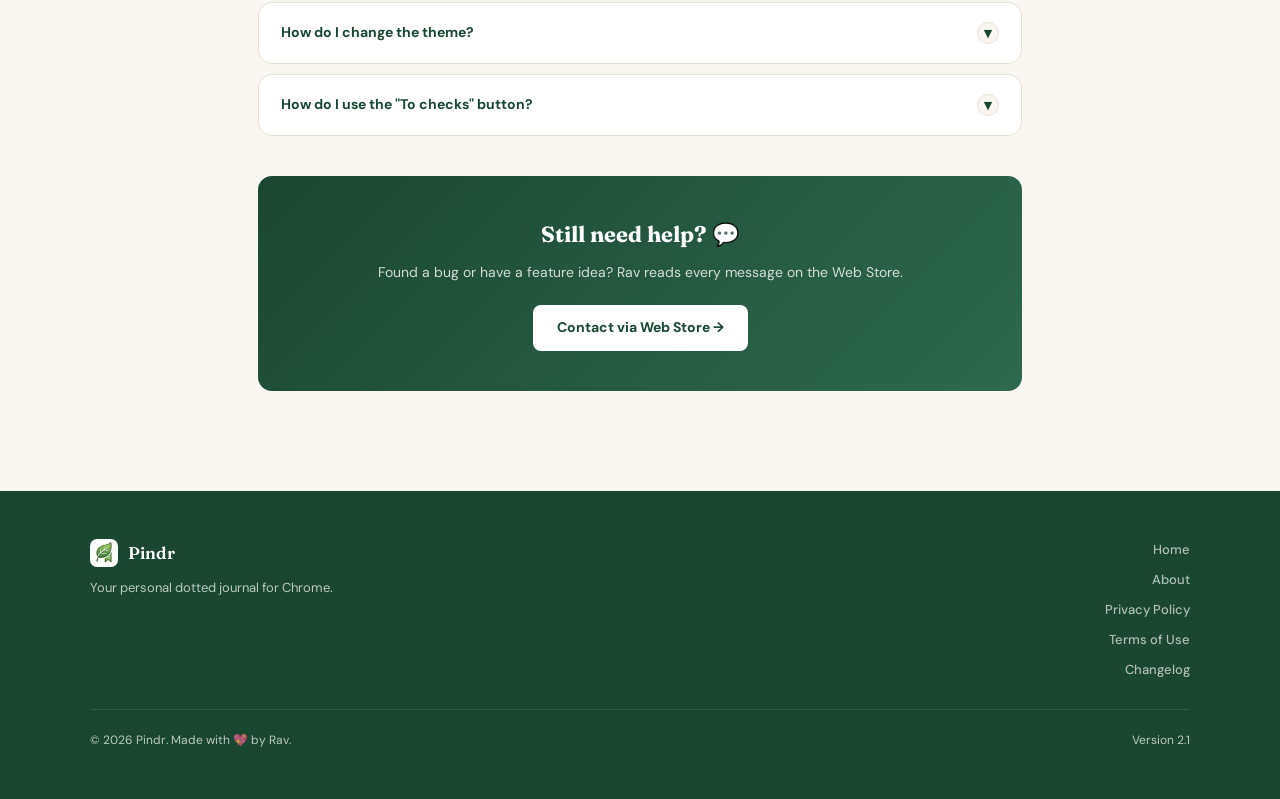
<file: support.html>
<!DOCTYPE html>
<html lang="en">
<head>
    <meta charset="UTF-8">
    <meta name="viewport" content="width=device-width, initial-scale=1.0">
    <title>Support & FAQ — Pindr</title>
    <meta name="description" content="Get help with Pindr. FAQs on boards, Google Drive sync, privacy, and more.">
    <link rel="stylesheet" href="pindr-site.css">
    <style>
        .support-header {
            background: linear-gradient(135deg, #1a4731, #2d6a4f);
            color: white; padding: 56px 28px; text-align: center;
        }
        .support-header h1 {
            font-family: var(--font-display); font-size: clamp(30px,5vw,46px);
            font-weight: 700; letter-spacing: -0.8px; margin-bottom: 10px;
        }
        .support-header p { font-size: 15px; opacity: 0.8; }

        .faq-item {
            background: var(--paper);
            border: 1px solid var(--border);
            border-radius: var(--radius);
            margin-bottom: 10px;
            overflow: hidden;
            transition: box-shadow 0.15s;
        }
        .faq-item.open { box-shadow: var(--shadow-md); }

        .faq-q {
            padding: 18px 22px;
            font-size: 14px; font-weight: 700; color: var(--forest);
            cursor: pointer; display: flex; justify-content: space-between; align-items: center;
            gap: 12px; user-select: none; transition: background 0.12s;
        }
        .faq-q:hover { background: var(--cream); }

        .faq-arrow {
            width: 22px; height: 22px; border-radius: 50%;
            background: var(--cream); border: 1px solid var(--border);
            display: flex; align-items: center; justify-content: center;
            font-size: 11px; flex-shrink: 0;
            transition: transform 0.2s, background 0.15s;
        }
        .faq-item.open .faq-arrow { transform: rotate(180deg); background: var(--mint); border-color: var(--sage); }

        .faq-a {
            max-height: 0; overflow: hidden;
            transition: max-height 0.3s ease, padding 0.2s;
            font-size: 14px; color: #374151; line-height: 1.75;
        }
        .faq-a.open { max-height: 600px; padding: 0 22px 18px; }
        .faq-a a { color: var(--leaf); font-weight: 500; }

        .contact-hero {
            background: linear-gradient(135deg, var(--forest), var(--leaf));
            border-radius: var(--radius); padding: 40px;
            text-align: center; color: white; margin-top: 40px;
        }
        .contact-hero h2 { font-family: var(--font-display); font-size: 22px; margin-bottom: 8px; }
        .contact-hero p { opacity: 0.8; font-size: 14px; margin-bottom: 20px; }
        .contact-hero a {
            display: inline-block; background: white; color: var(--forest);
            font-weight: 700; font-size: 14px; padding: 11px 24px;
            border-radius: 8px; text-decoration: none;
            transition: transform 0.15s;
        }
        .contact-hero a:hover { transform: translateY(-1px); }
    </style>
    <link rel="icon" type="image/png" sizes="32x32" href="icon-32.png">
    <link rel="icon" type="image/png" sizes="16x16" href="icon-16.png">
    <link rel="apple-touch-icon" href="icon-128.png">
</head>
<body>

<nav class="site-nav">
    <a href="index.html" class="nav-brand">
        <img src="icon-48.png" alt="Pindr">
        <span class="nav-brand-name">Pindr</span>
    </a>
    <div class="nav-links">
        <a href="about.html">About</a>
        <a href="privacy.html">Privacy</a>
        <a href="support.html" class="active">Support</a>
        <a href="changelog.html">Changelog</a>
        <a href="https://chromewebstore.google.com/detail/pindr-to-do-journal/lcjfihghelogjkknppepaohhlmemmcnl" target="_blank" class="nav-cta">Add to Chrome →</a>
    </div>
</nav>

<div class="support-header">
    <h1>Support & FAQ</h1>
    <p>Pindr : To-Do Journal · Version 2.1</p>
</div>

<div class="page-wrap">
    <div class="highlight-box" style="margin-top:0;">
        💬 Most questions are answered below. If you still need help, reach out via the Chrome Web Store listing.
    </div>

    <div class="section-label">Getting Started</div>

    <div class="faq-item">
        <div class="faq-q">How do I create my first board? <span class="faq-arrow">▼</span></div>
        <div class="faq-a">Click the <strong>"New Board"</strong> button in the top-right of the workspace. A new sticky board appears — click the title to rename it and start typing tasks or notes right away.</div>
    </div>
    <div class="faq-item">
        <div class="faq-q">How do I pin a board to my popup? <span class="faq-arrow">▼</span></div>
        <div class="faq-a">Click the 📌 pin icon in any board's header. Pinned boards appear instantly when you click the Pindr icon in your Chrome toolbar — no need to open the full workspace.</div>
    </div>
    <div class="faq-item">
        <div class="faq-q">What's the difference between Checkbox and Bullet mode? <span class="faq-arrow">▼</span></div>
        <div class="faq-a">Checkbox mode adds tick-able tasks — great for to-do lists. Bullet mode adds clean bullet points — great for notes and journaling. You can mix both freely in the same board using the toolbar buttons.</div>
    </div>
    <div class="faq-item">
        <div class="faq-q">Can I reorder my boards? <span class="faq-arrow">▼</span></div>
        <div class="faq-a">Pinned boards always appear at the top. Within sections, boards are ordered by creation date (newest first). Drag-to-reorder is on the roadmap for a future release.</div>
    </div>

    <div class="section-label">Google Drive Sync</div>

    <div class="faq-item">
        <div class="faq-q">Is Google Drive sync required? <span class="faq-arrow">▼</span></div>
        <div class="faq-a">Not at all. Pindr works perfectly without signing in. All boards are saved locally on your device. Drive sync is an optional backup — useful if you switch computers or want peace of mind.</div>
    </div>
    <div class="faq-item">
        <div class="faq-q">What does Pindr access in my Google account? <span class="faq-arrow">▼</span></div>
        <div class="faq-a">Only the <code>drive.file</code> scope — meaning Pindr can only see and edit the single file <em>it created</em> (<code>pindr-data.json</code>). It cannot read any other file in your Drive. It also reads your name and profile photo to display in the header.</div>
    </div>
    <div class="faq-item">
        <div class="faq-q">Sync says "failed" — what do I do? <span class="faq-arrow">▼</span></div>
        <div class="faq-a">Usually this means your Google session expired. Try signing out and signing back in. If it persists, check you have storage space in your Google Drive (free tier gives 15 GB).</div>
    </div>
    <div class="faq-item">
        <div class="faq-q">How do I revoke Drive access? <span class="faq-arrow">▼</span></div>
        <div class="faq-a">Click "Sign out" in the Pindr toolbar. To fully revoke access, visit <a href="https://myaccount.google.com/permissions" target="_blank">myaccount.google.com/permissions</a> and remove Pindr from the list.</div>
    </div>

    <div class="section-label">Data & Privacy</div>

    <div class="faq-item">
        <div class="faq-q">Where is my data stored? <span class="faq-arrow">▼</span></div>
        <div class="faq-a">All boards and settings are stored in <code>chrome.storage.local</code> on your device. The developer has no server and can see none of your data. If you enable Drive sync, a backup is saved in <em>your personal</em> Google Drive — not on any Pindr server.</div>
    </div>
    <div class="faq-item">
        <div class="faq-q">I accidentally deleted a board. Can I recover it? <span class="faq-arrow">▼</span></div>
        <div class="faq-a">Yes! Deleted boards go to the Trash. Boards stay in Trash for 7 days before being permanently removed. Open Settings and find the Trash section to restore any board.</div>
    </div>
    <div class="faq-item">
        <div class="faq-q">How do I back up my data? <span class="faq-arrow">▼</span></div>
        <div class="faq-a">Click <strong>"Export"</strong> in the toolbar. This saves a complete JSON backup of all your boards, archives, and settings. Re-import it anytime with the <strong>"Import"</strong> button.</div>
    </div>
    <div class="faq-item">
        <div class="faq-q">What happens if I uninstall Pindr? <span class="faq-arrow">▼</span></div>
        <div class="faq-a"><strong>Please export your data first!</strong> Uninstalling removes all locally stored data. If you had Drive sync on, your <code>pindr-data.json</code> will still be in your Google Drive — re-import it after reinstalling.</div>
    </div>

    <div class="section-label">Features & Tips</div>

    <div class="faq-item">
        <div class="faq-q">What is Auto Archive? <span class="faq-arrow">▼</span></div>
        <div class="faq-a">Every night at midnight, boards created on previous days are automatically moved to the Archive. Your workspace stays clean while your full history is preserved. Access it via the Archive button in the toolbar.</div>
    </div>
    <div class="faq-item">
        <div class="faq-q">How do I change the theme? <span class="faq-arrow">▼</span></div>
        <div class="faq-a">Click the 🌙 button in the top-right toolbar to cycle through Light, Dark, and Ambient (deep navy) themes. Or open Settings for a visual theme picker with previews.</div>
    </div>
    <div class="faq-item">
        <div class="faq-q">How do I use the "To checks" button? <span class="faq-arrow">▼</span></div>
        <div class="faq-a">Select some lines of text in a board, then click "↳ To checks" — those lines will be converted into checkbox rows. If nothing is selected, all plain text in the board is converted.</div>
    </div>

    <div class="contact-hero">
        <h2>Still need help? 💬</h2>
        <p>Found a bug or have a feature idea? Rav reads every message on the Web Store.</p>
        <a href="https://chromewebstore.google.com/detail/pindr-to-do-journal/lcjfihghelogjkknppepaohhlmemmcnl" target="_blank">Contact via Web Store →</a>
    </div>
</div>

<footer class="site-footer">
    <div class="footer-inner">
        <div>
            <div class="footer-brand">
                <img src="icon-48.png" alt="Pindr">
                <span class="footer-brand-name">Pindr</span>
            </div>
            <p class="footer-tagline">Your personal dotted journal for Chrome.</p>
        </div>
        <div class="footer-links">
            <a href="index.html">Home</a>
            <a href="about.html">About</a>
            <a href="privacy.html">Privacy Policy</a>
            <a href="terms.html">Terms of Use</a>
            <a href="changelog.html">Changelog</a>
        </div>
    </div>
    <div class="footer-bottom">
        <span>© 2026 Pindr. Made with 💖 by Rav.</span>
        <span>Version 2.1</span>
    </div>
</footer>

<script>
document.querySelectorAll('.faq-q').forEach(q => {
    q.addEventListener('click', () => {
        const item = q.closest('.faq-item');
        const ans  = q.nextElementSibling;
        const isOpen = item.classList.contains('open');
        // Close all
        document.querySelectorAll('.faq-item').forEach(i => {
            i.classList.remove('open');
            i.querySelector('.faq-a').classList.remove('open');
        });
        if (!isOpen) {
            item.classList.add('open');
            ans.classList.add('open');
        }
    });
});
</script>
</body>
</html>
</file>
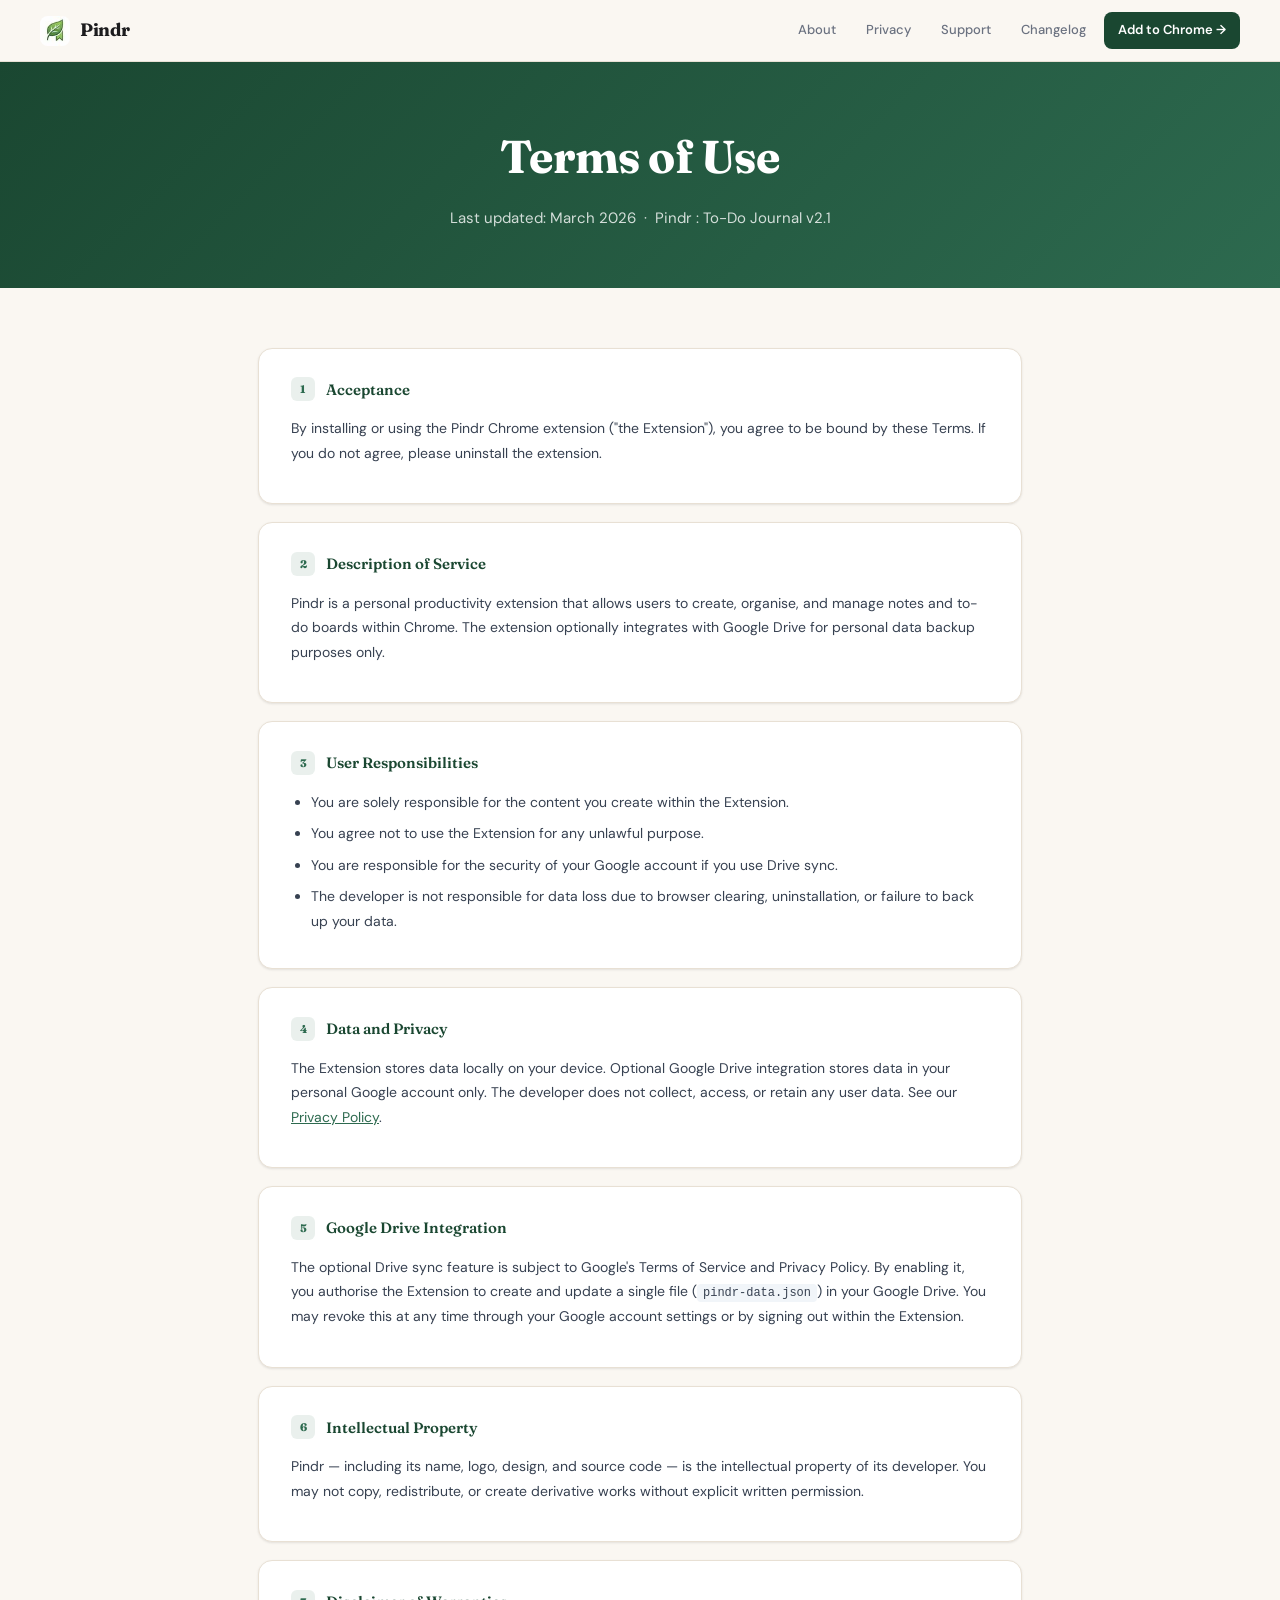
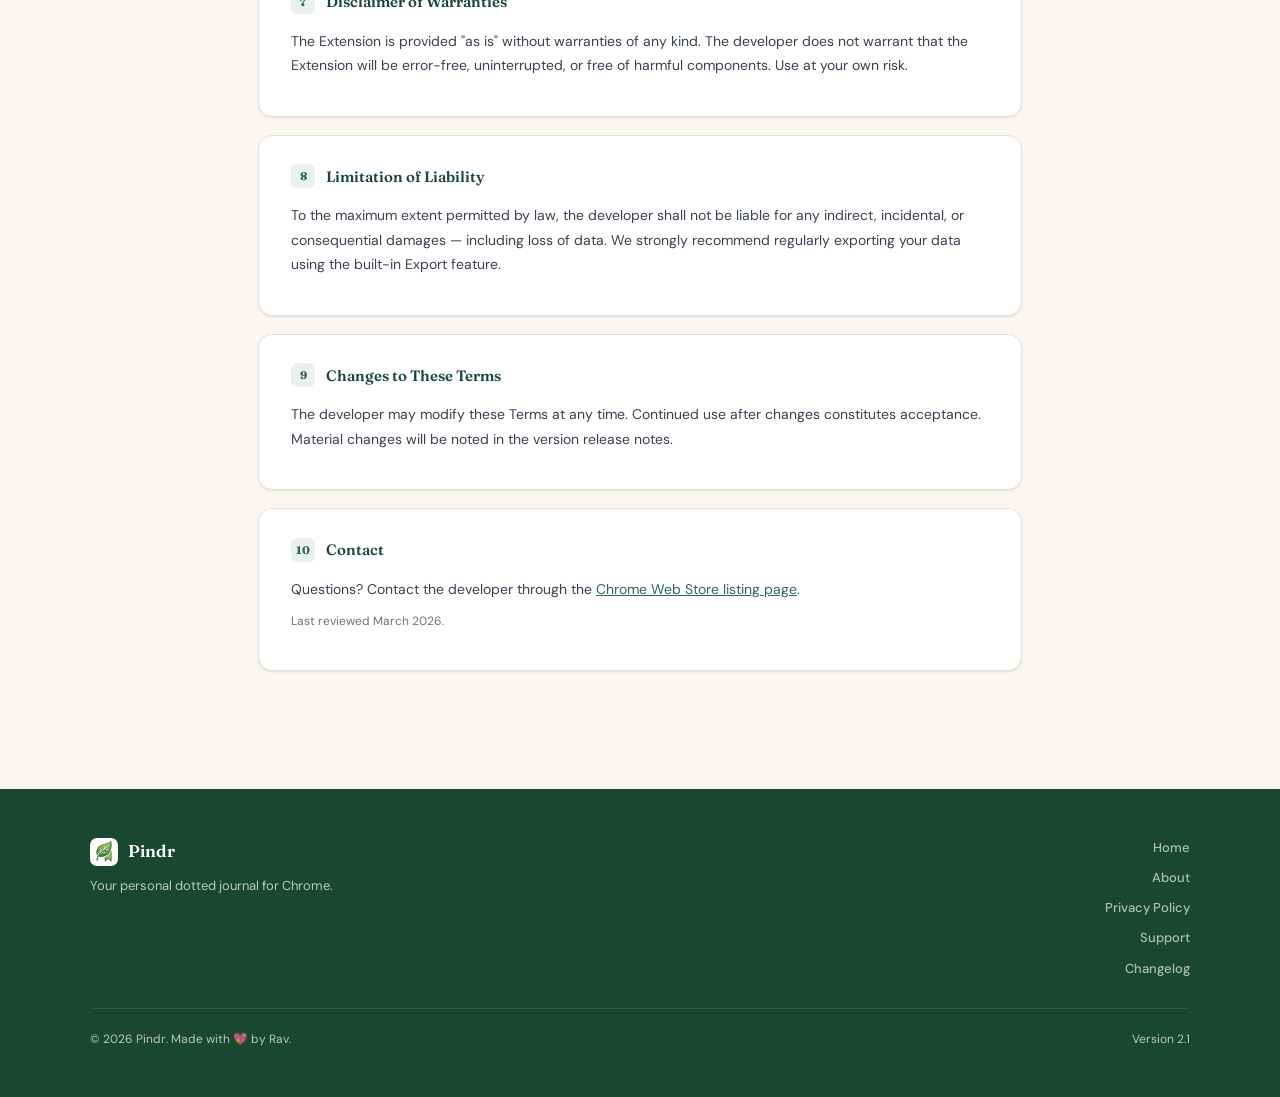
<file: terms.html>
<!DOCTYPE html>
<html lang="en">
<head>
    <meta charset="UTF-8">
    <meta name="viewport" content="width=device-width, initial-scale=1.0">
    <title>Terms of Use — Pindr</title>
    <meta name="description" content="Terms of Use for Pindr Chrome Extension.">
    <link rel="stylesheet" href="pindr-site.css">
    <style>
        .terms-header {
            background: linear-gradient(135deg, #1a4731, #2d6a4f);
            color: white; padding: 56px 28px; text-align: center;
        }
        .terms-header h1 {
            font-family: var(--font-display); font-size: clamp(30px,5vw,46px);
            font-weight: 700; letter-spacing: -0.8px; margin-bottom: 10px;
        }
        .terms-header p { opacity: 0.8; font-size: 15px; }
        .card h2 { font-size: 15px; }
        .section-num {
            display: inline-flex; align-items: center; justify-content: center;
            width: 24px; height: 24px; border-radius: 6px;
            background: rgba(45,106,79,0.1); color: var(--leaf);
            font-size: 11px; font-weight: 800; flex-shrink: 0;
        }
    </style>
    <link rel="icon" type="image/png" sizes="32x32" href="icon-32.png">
    <link rel="icon" type="image/png" sizes="16x16" href="icon-16.png">
    <link rel="apple-touch-icon" href="icon-128.png">
</head>
<body>

<nav class="site-nav">
    <a href="index.html" class="nav-brand">
        <img src="icon-48.png" alt="Pindr">
        <span class="nav-brand-name">Pindr</span>
    </a>
    <div class="nav-links">
        <a href="about.html">About</a>
        <a href="privacy.html">Privacy</a>
        <a href="support.html">Support</a>
        <a href="changelog.html">Changelog</a>
        <a href="https://chromewebstore.google.com/detail/pindr-to-do-journal/lcjfihghelogjkknppepaohhlmemmcnl" target="_blank" class="nav-cta">Add to Chrome →</a>
    </div>
</nav>

<div class="terms-header">
    <h1>Terms of Use</h1>
    <p>Last updated: March 2026 &nbsp;·&nbsp; Pindr : To-Do Journal v2.1</p>
</div>

<div class="page-wrap">
    <div class="card">
        <h2><span class="section-num">1</span> &nbsp;Acceptance</h2>
        <p>By installing or using the Pindr Chrome extension ("the Extension"), you agree to be bound by these Terms. If you do not agree, please uninstall the extension.</p>
    </div>
    <div class="card">
        <h2><span class="section-num">2</span> &nbsp;Description of Service</h2>
        <p>Pindr is a personal productivity extension that allows users to create, organise, and manage notes and to-do boards within Chrome. The extension optionally integrates with Google Drive for personal data backup purposes only.</p>
    </div>
    <div class="card">
        <h2><span class="section-num">3</span> &nbsp;User Responsibilities</h2>
        <ul>
            <li>You are solely responsible for the content you create within the Extension.</li>
            <li>You agree not to use the Extension for any unlawful purpose.</li>
            <li>You are responsible for the security of your Google account if you use Drive sync.</li>
            <li>The developer is not responsible for data loss due to browser clearing, uninstallation, or failure to back up your data.</li>
        </ul>
    </div>
    <div class="card">
        <h2><span class="section-num">4</span> &nbsp;Data and Privacy</h2>
        <p>The Extension stores data locally on your device. Optional Google Drive integration stores data in your personal Google account only. The developer does not collect, access, or retain any user data. See our <a href="privacy.html">Privacy Policy</a>.</p>
    </div>
    <div class="card">
        <h2><span class="section-num">5</span> &nbsp;Google Drive Integration</h2>
        <p>The optional Drive sync feature is subject to Google's Terms of Service and Privacy Policy. By enabling it, you authorise the Extension to create and update a single file (<code>pindr-data.json</code>) in your Google Drive. You may revoke this at any time through your Google account settings or by signing out within the Extension.</p>
    </div>
    <div class="card">
        <h2><span class="section-num">6</span> &nbsp;Intellectual Property</h2>
        <p>Pindr — including its name, logo, design, and source code — is the intellectual property of its developer. You may not copy, redistribute, or create derivative works without explicit written permission.</p>
    </div>
    <div class="card">
        <h2><span class="section-num">7</span> &nbsp;Disclaimer of Warranties</h2>
        <p>The Extension is provided "as is" without warranties of any kind. The developer does not warrant that the Extension will be error-free, uninterrupted, or free of harmful components. Use at your own risk.</p>
    </div>
    <div class="card">
        <h2><span class="section-num">8</span> &nbsp;Limitation of Liability</h2>
        <p>To the maximum extent permitted by law, the developer shall not be liable for any indirect, incidental, or consequential damages — including loss of data. We strongly recommend regularly exporting your data using the built-in Export feature.</p>
    </div>
    <div class="card">
        <h2><span class="section-num">9</span> &nbsp;Changes to These Terms</h2>
        <p>The developer may modify these Terms at any time. Continued use after changes constitutes acceptance. Material changes will be noted in the version release notes.</p>
    </div>
    <div class="card">
        <h2><span class="section-num">10</span> &nbsp;Contact</h2>
        <p>Questions? Contact the developer through the <a href="https://chromewebstore.google.com/detail/pindr-to-do-journal/lcjfihghelogjkknppepaohhlmemmcnl" target="_blank">Chrome Web Store listing page</a>.</p>
        <p style="font-size:12px;color:var(--muted);margin-top:8px;">Last reviewed March 2026.</p>
    </div>
</div>

<footer class="site-footer">
    <div class="footer-inner">
        <div>
            <div class="footer-brand">
                <img src="icon-48.png" alt="Pindr">
                <span class="footer-brand-name">Pindr</span>
            </div>
            <p class="footer-tagline">Your personal dotted journal for Chrome.</p>
        </div>
        <div class="footer-links">
            <a href="index.html">Home</a>
            <a href="about.html">About</a>
            <a href="privacy.html">Privacy Policy</a>
            <a href="support.html">Support</a>
            <a href="changelog.html">Changelog</a>
        </div>
    </div>
    <div class="footer-bottom">
        <span>© 2026 Pindr. Made with 💖 by Rav.</span>
        <span>Version 2.1</span>
    </div>
</footer>
</body>
</html>
</file>
<file: pindr-site.css>
/* ============================================================
   pindr-site.css — Shared styles for all Pindr GitHub Pages
   Aesthetic: organic/natural, forest-green, soft cream, refined
   ============================================================ */

@import url('https://fonts.googleapis.com/css2?family=Fraunces:ital,opsz,wght@0,9..144,300;0,9..144,600;0,9..144,700;1,9..144,300&family=DM+Sans:wght@300;400;500;600&display=swap');

:root {
    --forest:    #1a4731;
    --leaf:      #2d6a4f;
    --sage:      #52b788;
    --mint:      #95d5b2;
    --cream:     #faf7f2;
    --paper:     #ffffff;
    --ink:       #1c1c1e;
    --muted:     #6b7280;
    --border:    #e8e0d4;
    --primary:   #6366f1;
    --shadow-sm: 0 1px 3px rgba(0,0,0,0.06), 0 1px 2px rgba(0,0,0,0.04);
    --shadow-md: 0 4px 16px rgba(0,0,0,0.08), 0 2px 6px rgba(0,0,0,0.04);
    --shadow-lg: 0 20px 60px rgba(0,0,0,0.1), 0 8px 20px rgba(0,0,0,0.06);
    --radius:    14px;
    --font-display: 'Fraunces', Georgia, serif;
    --font-body:    'DM Sans', system-ui, sans-serif;
}

*, *::before, *::after { box-sizing: border-box; margin: 0; padding: 0; }

html { scroll-behavior: smooth; }

body {
    font-family: var(--font-body);
    background: var(--cream);
    color: var(--ink);
    line-height: 1.7;
    font-size: 15px;
    -webkit-font-smoothing: antialiased;
}

/* ---- NAV ---- */
.site-nav {
    position: sticky; top: 0; z-index: 100;
    background: rgba(250,247,242,0.92);
    backdrop-filter: blur(16px);
    border-bottom: 1px solid var(--border);
    padding: 0 40px;
    display: flex; align-items: center; justify-content: space-between;
    height: 62px;
}

.nav-brand {
    display: flex; align-items: center; gap: 10px;
    text-decoration: none; color: var(--ink);
}
.nav-brand img { width: 30px; height: 30px; border-radius: 8px; }
.nav-brand-name {
    font-family: var(--font-display);
    font-weight: 700; font-size: 18px;
    letter-spacing: -0.3px;
}

.nav-links {
    display: flex; align-items: center; gap: 6px;
}
.nav-links a {
    text-decoration: none; color: var(--muted);
    font-size: 13px; font-weight: 500;
    padding: 6px 12px; border-radius: 8px;
    transition: color 0.15s, background 0.15s;
}
.nav-links a:hover { color: var(--ink); background: var(--border); }
.nav-links a.active { color: var(--leaf); font-weight: 600; }

.nav-cta {
    background: var(--forest);
    color: white !important;
    padding: 7px 14px !important;
    border-radius: 8px !important;
    font-weight: 600 !important;
    transition: background 0.15s !important;
}
.nav-cta:hover { background: var(--leaf) !important; color: white !important; }

/* ---- PAGE WRAPPER ---- */
.page-wrap {
    max-width: 820px;
    margin: 0 auto;
    padding: 60px 28px 100px;
}

.page-wrap-wide {
    max-width: 1100px;
    margin: 0 auto;
    padding: 60px 28px 100px;
}

/* ---- HERO ---- */
.page-hero {
    text-align: center;
    padding: 64px 20px 56px;
    position: relative;
}

.page-hero h1 {
    font-family: var(--font-display);
    font-size: clamp(36px, 6vw, 60px);
    font-weight: 700;
    line-height: 1.1;
    letter-spacing: -1px;
    margin-bottom: 16px;
    color: var(--forest);
}

.page-hero p {
    font-size: 17px;
    color: var(--muted);
    max-width: 520px;
    margin: 0 auto 24px;
    font-weight: 300;
}

/* ---- CARDS ---- */
.card {
    background: var(--paper);
    border: 1px solid var(--border);
    border-radius: var(--radius);
    padding: 28px 32px;
    margin-bottom: 18px;
    box-shadow: var(--shadow-sm);
}

.card h2 {
    font-family: var(--font-display);
    font-size: 18px;
    font-weight: 600;
    color: var(--forest);
    margin-bottom: 14px;
    display: flex; align-items: center; gap: 8px;
}

.card p, .card li {
    font-size: 14px;
    color: #374151;
    margin-bottom: 10px;
    line-height: 1.75;
}

.card ul { padding-left: 20px; }
.card li { margin-bottom: 7px; }

/* ---- SECTION LABEL ---- */
.section-label {
    font-size: 11px;
    font-weight: 700;
    letter-spacing: 0.12em;
    text-transform: uppercase;
    color: var(--sage);
    margin: 40px 0 16px;
}

/* ---- FOOTER ---- */
.site-footer {
    background: var(--forest);
    color: rgba(255,255,255,0.7);
    padding: 48px 40px;
}

.footer-inner {
    max-width: 1100px;
    margin: 0 auto;
    display: grid;
    grid-template-columns: 1fr auto;
    gap: 40px;
    align-items: start;
}

.footer-brand { display: flex; align-items: center; gap: 10px; margin-bottom: 10px; }
.footer-brand img { width: 28px; height: 28px; border-radius: 7px; }
.footer-brand-name { font-family: var(--font-display); font-size: 17px; font-weight: 600; color: white; }
.footer-tagline { font-size: 13px; max-width: 280px; line-height: 1.6; }

.footer-links { display: flex; flex-direction: column; gap: 8px; align-items: flex-end; }
.footer-links a { color: rgba(255,255,255,0.65); font-size: 13px; text-decoration: none; font-weight: 500; transition: color 0.15s; }
.footer-links a:hover { color: white; }

.footer-bottom {
    max-width: 1100px; margin: 28px auto 0;
    padding-top: 20px; border-top: 1px solid rgba(255,255,255,0.1);
    font-size: 12px; display: flex; justify-content: space-between; flex-wrap: wrap; gap: 8px;
}

/* ---- UTILITY ---- */
.badge {
    display: inline-flex; align-items: center; gap: 5px;
    font-size: 12px; font-weight: 600; padding: 4px 12px;
    border-radius: 20px;
}
.badge-green  { background: #dcfce7; color: #166534; }
.badge-purple { background: #ede9fe; color: #5b21b6; }
.badge-blue   { background: #dbeafe; color: #1d4ed8; }
.badge-latest { background: linear-gradient(135deg, var(--sage), var(--leaf)); color: white; }

.highlight-box {
    background: #f0fdf4; border: 1px solid #86efac;
    border-radius: 10px; padding: 14px 18px;
    font-size: 14px; color: #166534; font-weight: 500;
    display: flex; align-items: flex-start; gap: 10px;
    margin-bottom: 24px; line-height: 1.6;
}

a { color: var(--leaf); }
a:hover { color: var(--forest); }

code {
    background: #f1f5f9; border-radius: 4px;
    padding: 2px 6px; font-size: 12px;
    font-family: 'SF Mono', 'Fira Code', monospace;
    color: #374151;
}

@media (max-width: 640px) {
    .site-nav { padding: 0 20px; }
    .page-wrap, .page-wrap-wide { padding: 40px 18px 80px; }
    .footer-inner { grid-template-columns: 1fr; }
    .footer-links { align-items: flex-start; }
    .footer-bottom { flex-direction: column; }
    .nav-links a:not(.nav-cta) { display: none; }
}
</file>
